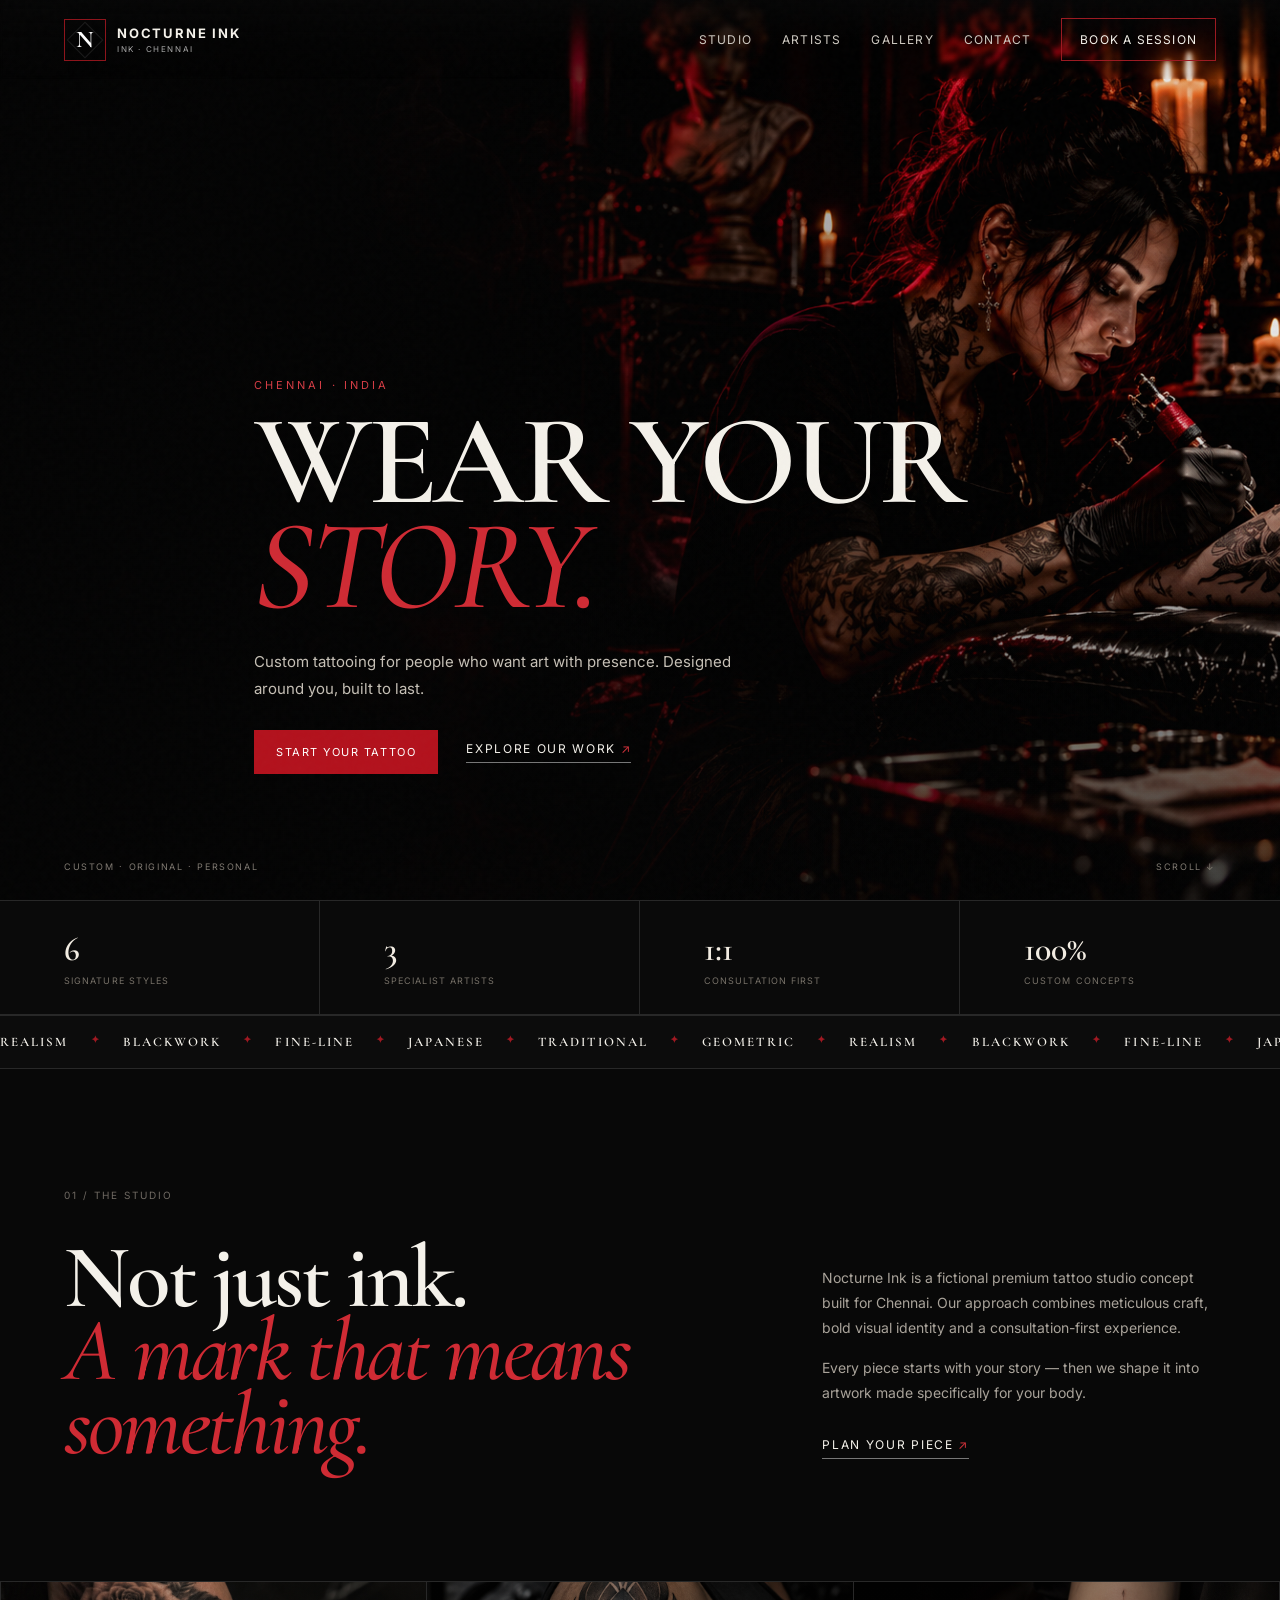
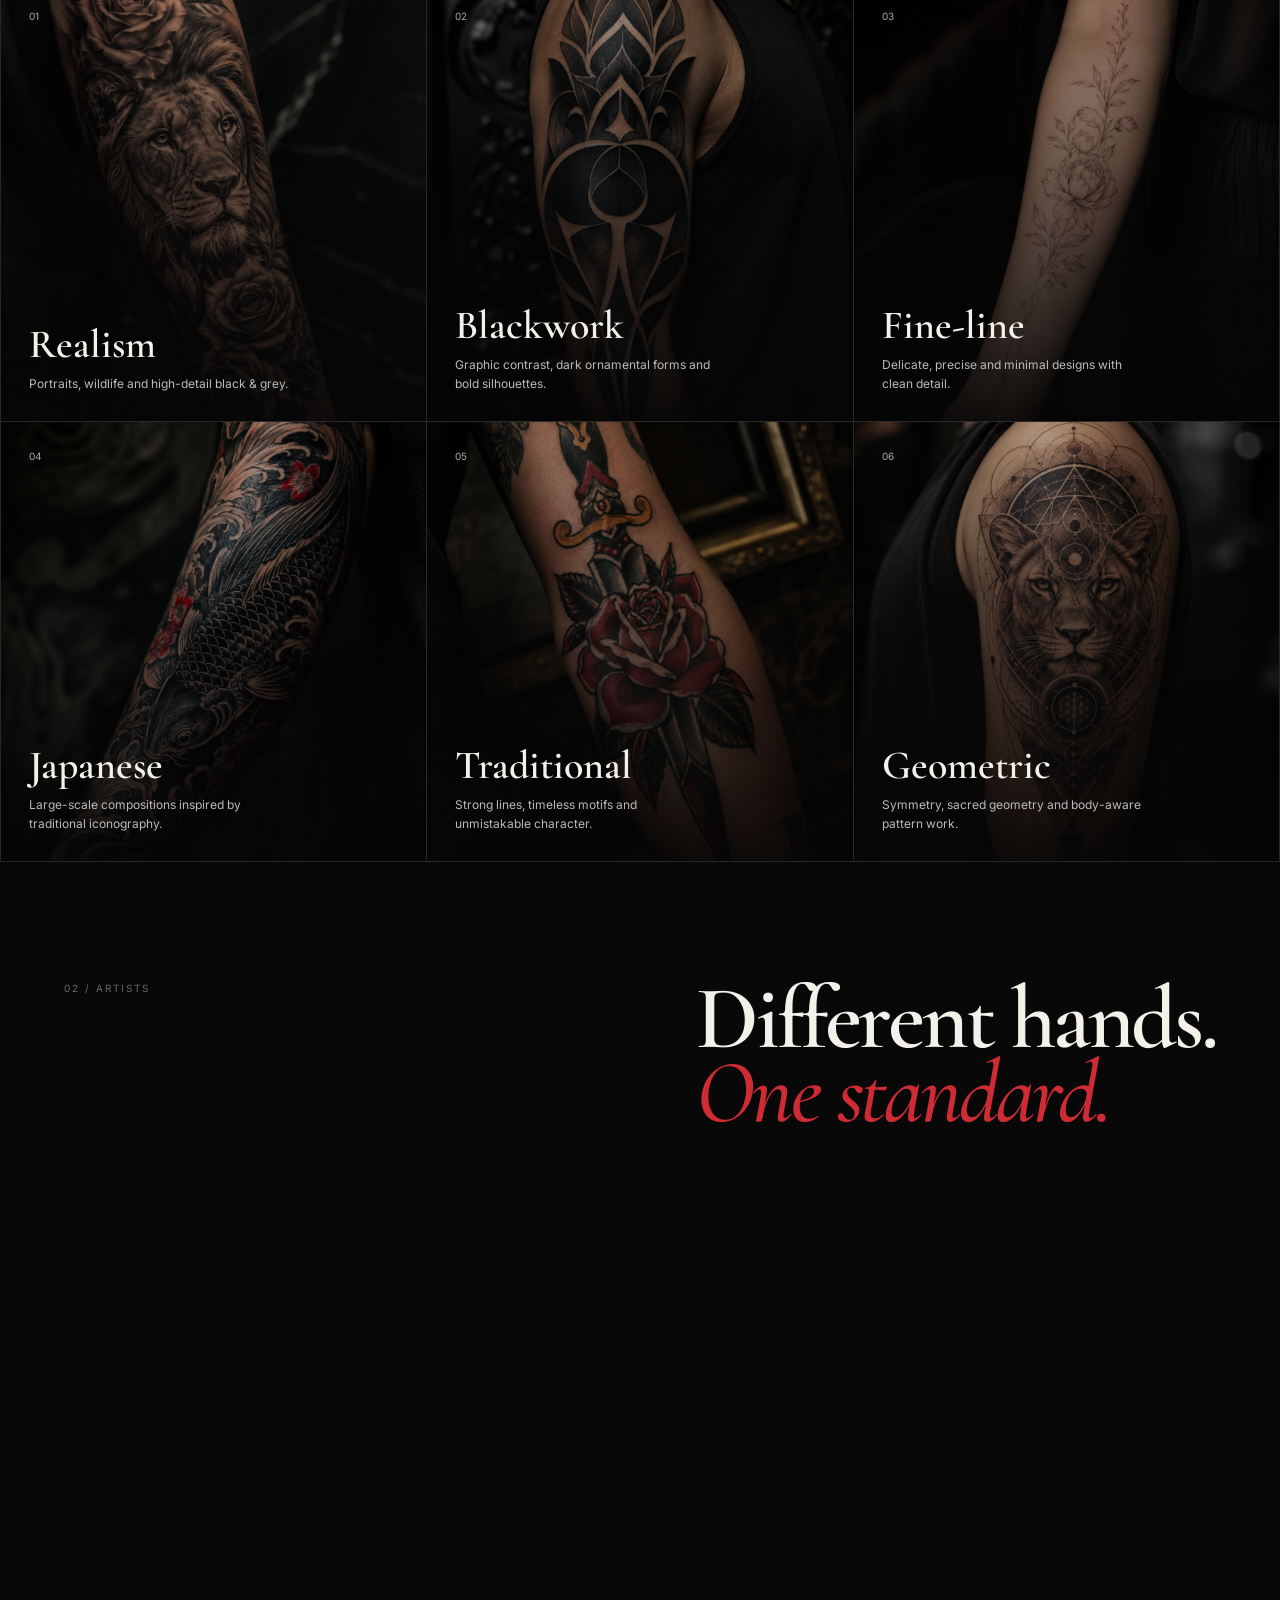
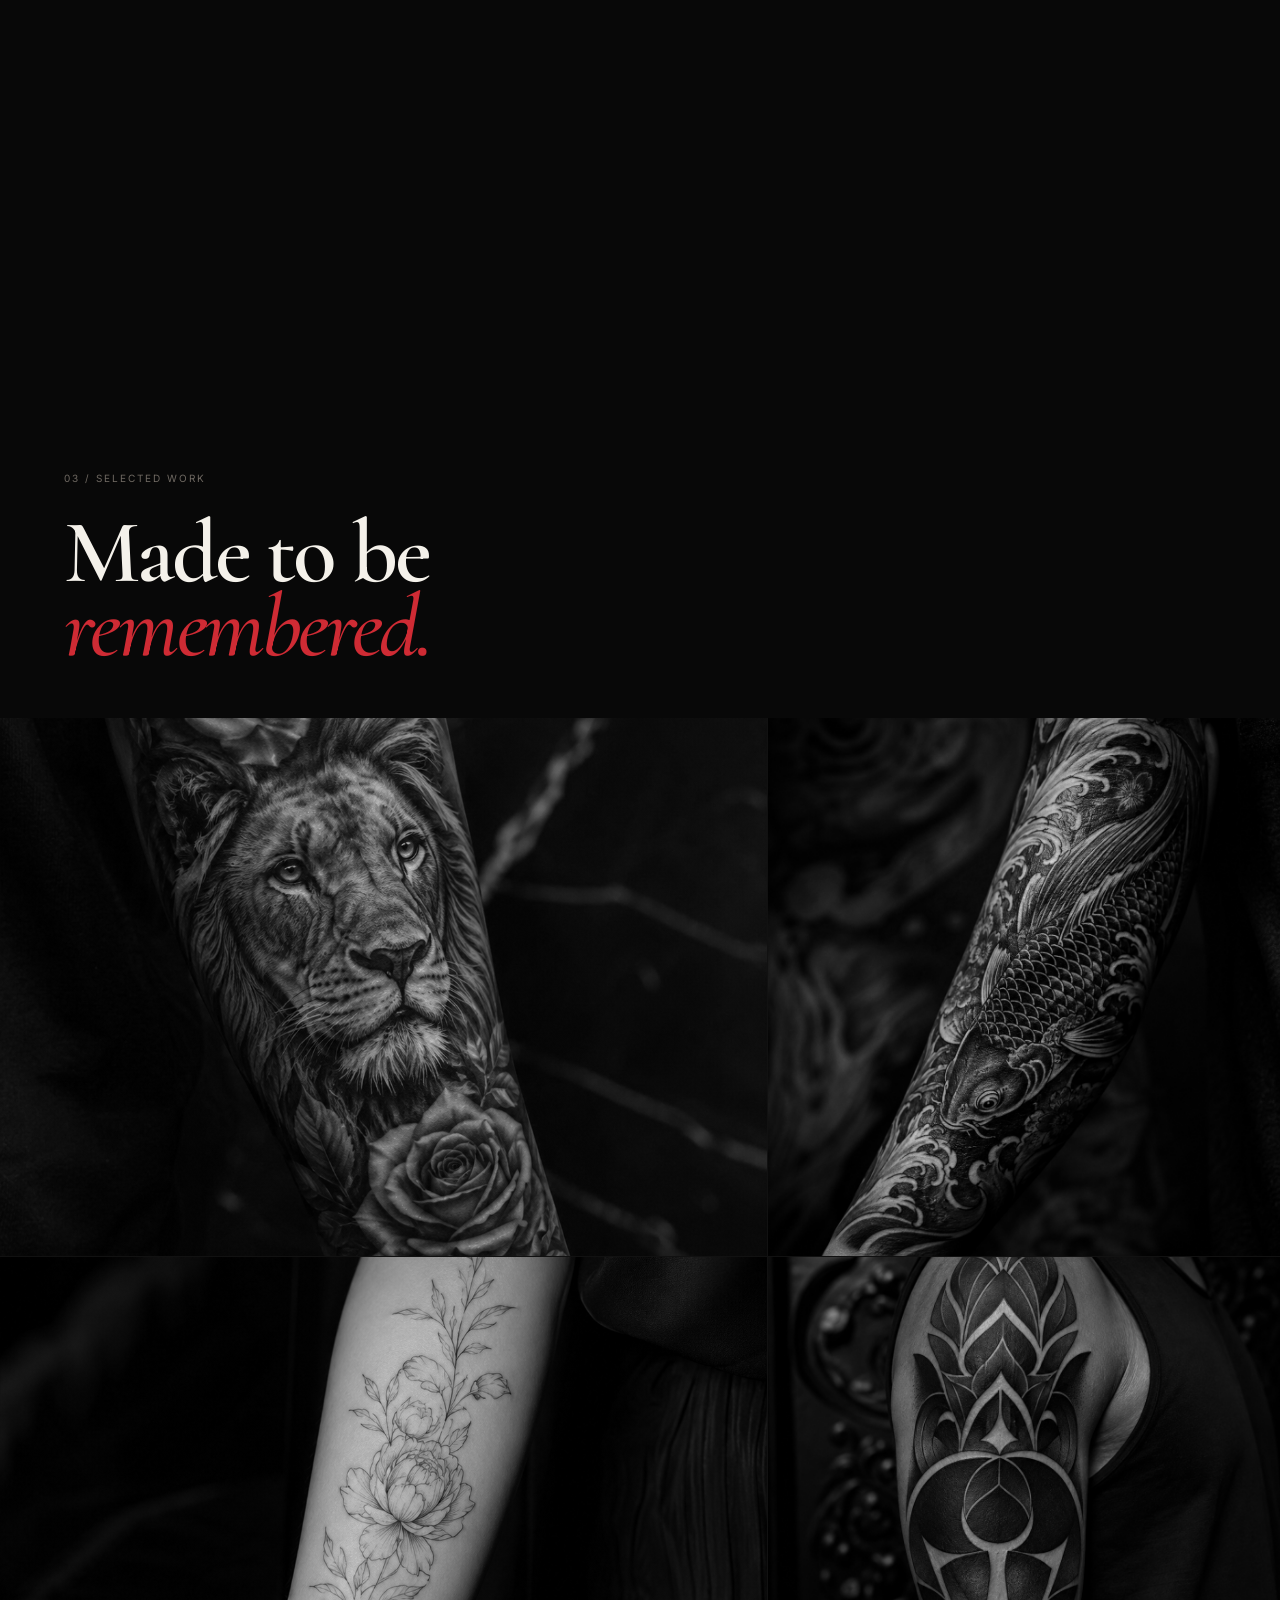
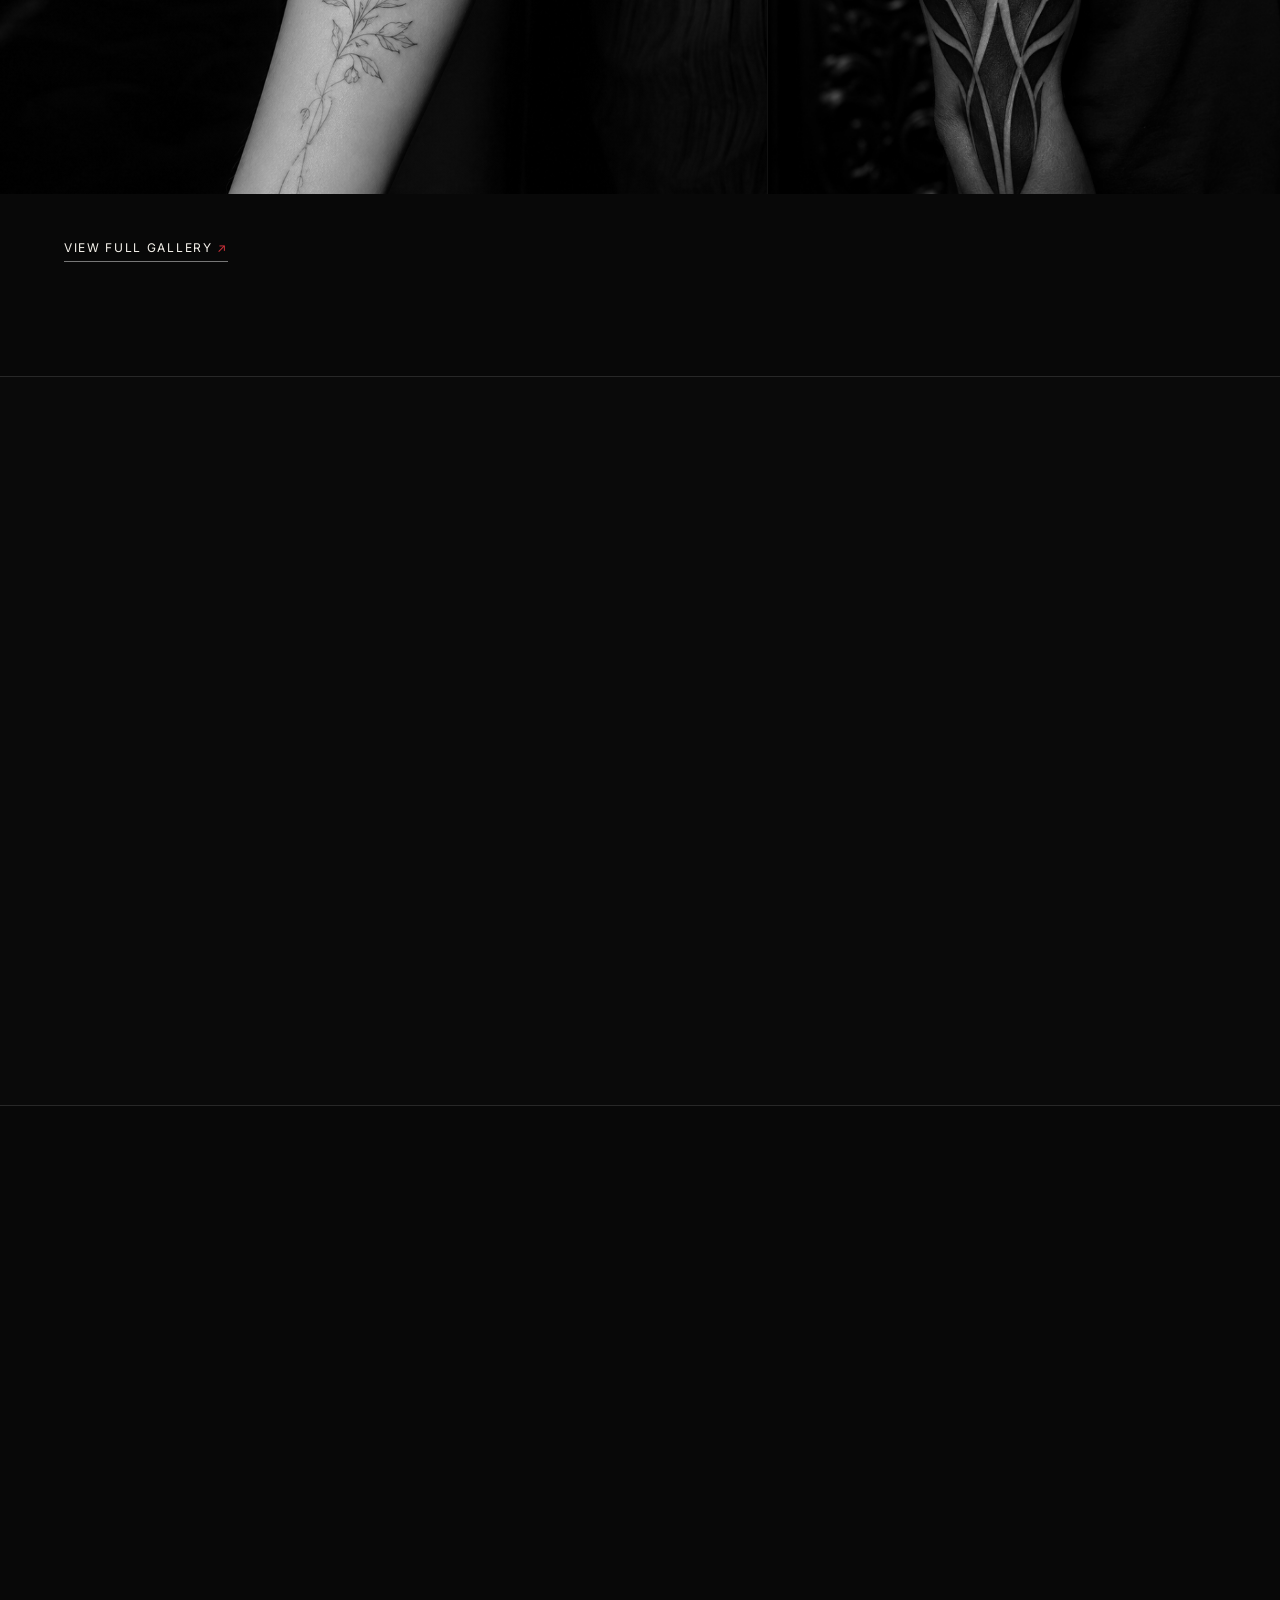
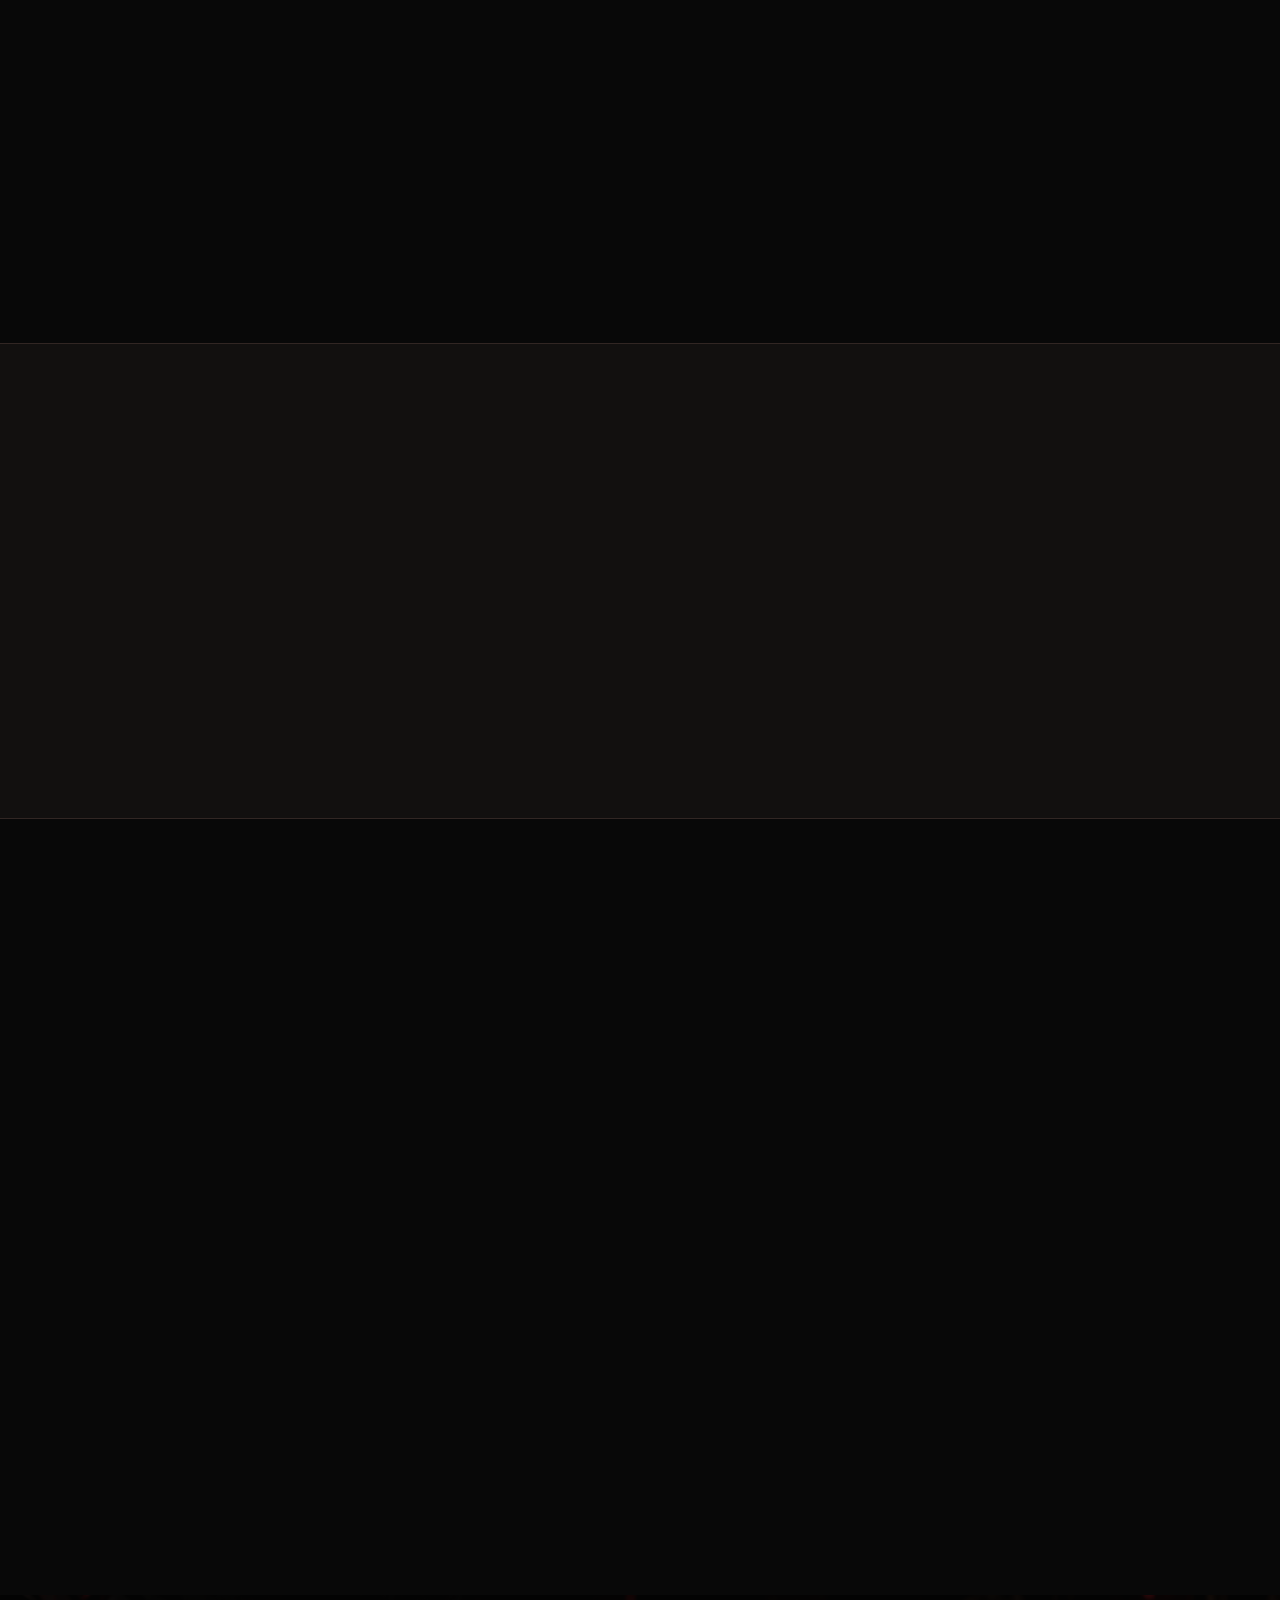
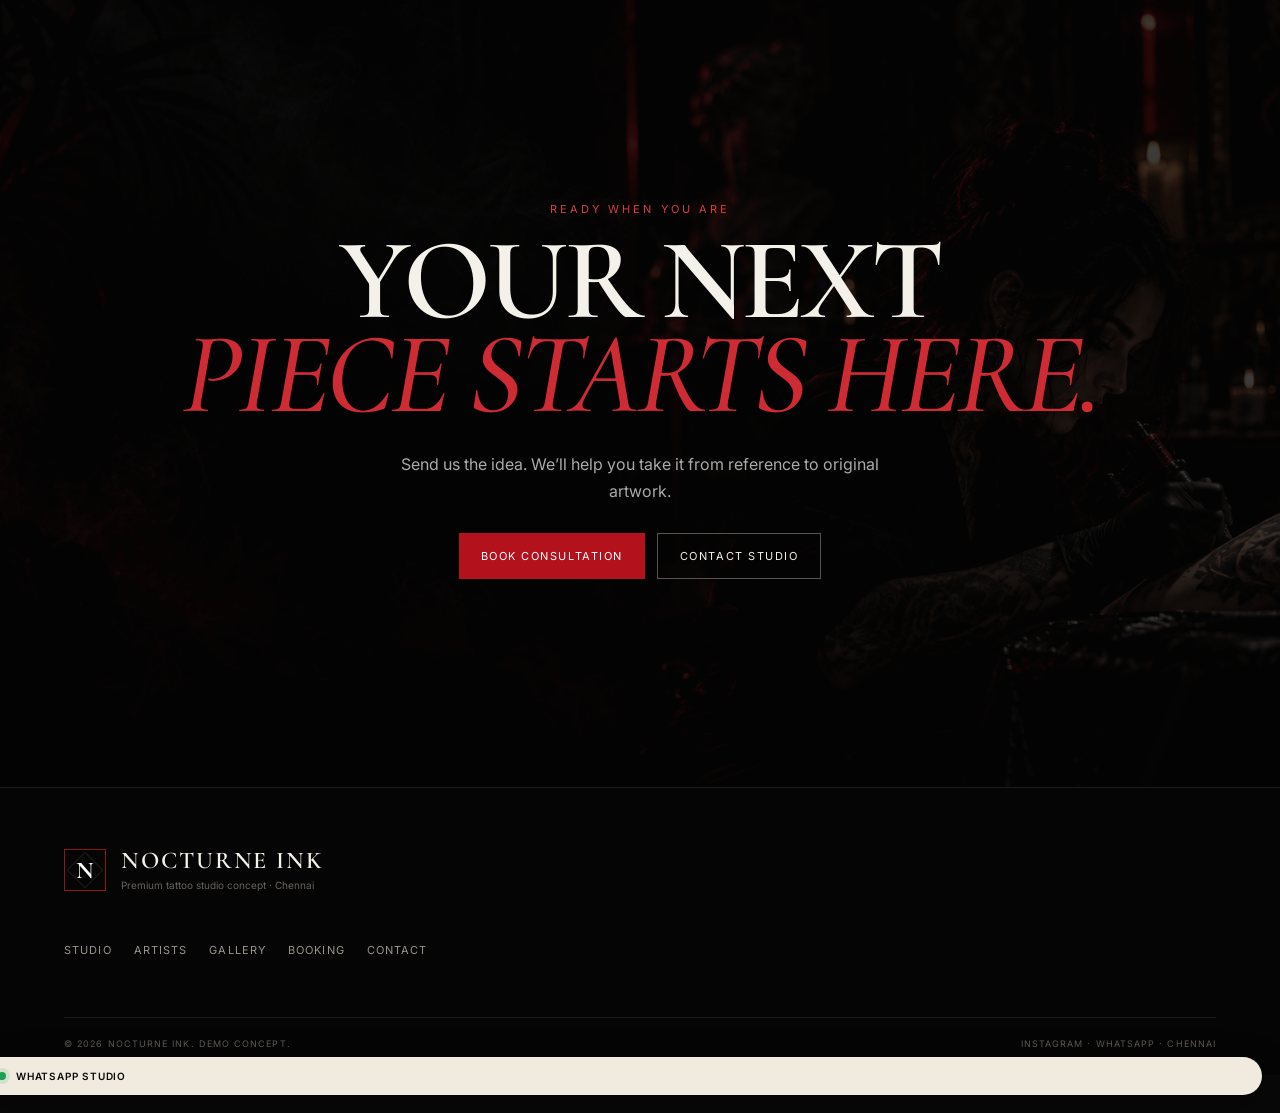
<file: index.html>
<!DOCTYPE html>
<html lang="en">
<head>
  <meta charset="UTF-8" />
  <meta name="viewport" content="width=device-width, initial-scale=1.0" />
  <meta name="theme-color" content="#080808" />
  <meta name="description" content="Nocturne Ink — a premium tattoo studio concept in Chennai specializing in realism, blackwork, fine-line, Japanese, traditional and geometric tattooing." />
  <meta property="og:title" content="Nocturne Ink — Chennai Tattoo Studio" />
  <meta property="og:description" content="Custom tattooing with a dark luxury edge. Explore artists, work and consultation options." />
  <meta property="og:type" content="website" />
  <meta property="og:url" content="https://seanpxxl.github.io/nocturne-ink-demo/" />
  <title>Nocturne Ink — Chennai Tattoo Studio</title><link rel="preload" href="assets/images/hero/nocturne-hero.png" as="image"><link rel="icon" type="image/svg+xml" href="favicon.svg"><link rel="manifest" href="site.webmanifest">
  <link rel="preconnect" href="https://fonts.googleapis.com">
  <link rel="preconnect" href="https://fonts.gstatic.com" crossorigin>
  <link href="https://fonts.googleapis.com/css2?family=Cormorant+Garamond:wght@500;600;700&family=Inter:wght@400;500;600&display=swap" rel="stylesheet">
  <link rel="stylesheet" href="styles.css">
  <link rel="stylesheet" href="phase3.css">
  <link rel="stylesheet" href="phase4.css">
  <link rel="stylesheet" href="phase6.css">
  <link rel="stylesheet" href="final-polish.css">
</head>
<body>
  <header class="site-header" id="top">
    <a class="brand" href="index.html" aria-label="Nocturne Ink home"><span class="brand-mark">N</span><span class="brand-copy"><strong>NOCTURNE</strong><small>INK · CHENNAI</small></span></a>
    <button class="menu-toggle" aria-label="Open menu" aria-expanded="false"><span></span><span></span></button>
    <nav class="nav" aria-label="Main navigation"><a href="#studio">Studio</a><a href="artists.html">Artists</a><a href="gallery.html">Gallery</a><a href="contact.html">Contact</a><a class="nav-cta" href="booking.html">Book a session</a></nav>
  </header>

  <main>
    <section class="hero">
      <div class="hero-media" aria-hidden="true"></div><div class="hero-overlay"></div>
      <div class="hero-content reveal"><p class="eyebrow">Chennai · India</p><h1>WEAR YOUR<br><em>STORY.</em></h1><p class="hero-copy">Custom tattooing for people who want art with presence. Designed around you, built to last.</p><div class="hero-actions"><a class="btn btn-primary" href="booking.html">Start your tattoo</a><a class="text-link" href="gallery.html">Explore our work <span>↗</span></a></div></div>
      <div class="hero-meta"><span>Custom · Original · Personal</span><span class="scroll">Scroll ↓</span></div>
    </section>

    <section class="proof-strip" aria-label="Studio highlights"><div><strong>6</strong><span>Signature styles</span></div><div><strong>3</strong><span>Specialist artists</span></div><div><strong>1:1</strong><span>Consultation first</span></div><div><strong>100%</strong><span>Custom concepts</span></div></section>

    <section class="marquee" aria-label="Tattoo styles"><div class="marquee-track"><span>REALISM</span><b>✦</b><span>BLACKWORK</span><b>✦</b><span>FINE-LINE</span><b>✦</b><span>JAPANESE</span><b>✦</b><span>TRADITIONAL</span><b>✦</b><span>GEOMETRIC</span><b>✦</b><span>REALISM</span><b>✦</b><span>BLACKWORK</span><b>✦</b><span>FINE-LINE</span><b>✦</b><span>JAPANESE</span><b>✦</b><span>TRADITIONAL</span><b>✦</b><span>GEOMETRIC</span><b>✦</b></div></section>

    <section class="section split" id="studio"><div class="section-label reveal">01 / THE STUDIO</div><div class="split-content reveal"><h2>Not just ink.<br><em>A mark that means something.</em></h2><div class="split-copy"><p>Nocturne Ink is a fictional premium tattoo studio concept built for Chennai. Our approach combines meticulous craft, bold visual identity and a consultation-first experience.</p><p>Every piece starts with your story — then we shape it into artwork made specifically for your body.</p><a class="text-link" href="booking.html">Plan your piece <span>↗</span></a></div></div></section>

    <section class="styles-grid" id="styles"><article class="style-card style-1 reveal"><span>01</span><div><h3>Realism</h3><p>Portraits, wildlife and high-detail black & grey.</p></div></article><article class="style-card style-2 reveal"><span>02</span><div><h3>Blackwork</h3><p>Graphic contrast, dark ornamental forms and bold silhouettes.</p></div></article><article class="style-card style-3 reveal"><span>03</span><div><h3>Fine-line</h3><p>Delicate, precise and minimal designs with clean detail.</p></div></article><article class="style-card style-4 reveal"><span>04</span><div><h3>Japanese</h3><p>Large-scale compositions inspired by traditional iconography.</p></div></article><article class="style-card style-5 reveal"><span>05</span><div><h3>Traditional</h3><p>Strong lines, timeless motifs and unmistakable character.</p></div></article><article class="style-card style-6 reveal"><span>06</span><div><h3>Geometric</h3><p>Symmetry, sacred geometry and body-aware pattern work.</p></div></article></section>

    <section class="section artists" id="artists"><div class="section-head reveal"><div class="section-label">02 / ARTISTS</div><h2>Different hands.<br><em>One standard.</em></h2></div><div class="artist-grid"><a class="artist-card reveal" href="artists.html#arjun"><div class="artist-img artist-a"></div><div class="artist-info"><div><h3>Arjun Vale</h3><p>Realism · Black & Grey</p></div><span>↗</span></div></a><a class="artist-card reveal" href="artists.html#mira"><div class="artist-img artist-b"></div><div class="artist-info"><div><h3>Mira Sen</h3><p>Fine-line · Ornamental</p></div><span>↗</span></div></a><a class="artist-card reveal" href="artists.html#ren"><div class="artist-img artist-c"></div><div class="artist-info"><div><h3>Ren Ishaan</h3><p>Japanese · Blackwork</p></div><span>↗</span></div></a></div><div class="section-more reveal"><a class="text-link" href="artists.html">Meet every artist <span>↗</span></a></div></section>

    <section class="work" id="work"><div class="work-intro reveal"><div class="section-label">03 / SELECTED WORK</div><h2>Made to be<br><em>remembered.</em></h2></div><a class="work-grid" href="gallery.html" aria-label="View tattoo gallery"><div class="work-img work-a reveal"></div><div class="work-img work-b reveal"></div><div class="work-img work-c reveal"></div><div class="work-img work-d reveal"></div></a><div class="section-more work-more reveal"><a class="text-link" href="gallery.html">View full gallery <span>↗</span></a></div></section>

    <section class="reviews section"><div class="section-head reveal"><div class="section-label">04 / CLIENT WORDS</div><h2>The art stays.<br><em>So does the experience.</em></h2></div><div class="review-grid"><article class="review-card reveal"><div class="stars">★★★★★</div><blockquote>“I came in with a rough idea and left with something that actually felt like mine. The consultation made all the difference.”</blockquote><footer><strong>Aanya R.</strong><span>Fine-line · Chennai</span></footer></article><article class="review-card reveal"><div class="stars">★★★★★</div><blockquote>“The design was adjusted around my arm instead of forcing the reference onto it. That attention to placement was exactly what I wanted.”</blockquote><footer><strong>Vikram K.</strong><span>Blackwork · Chennai</span></footer></article><article class="review-card reveal"><div class="stars">★★★★★</div><blockquote>“Clean studio, calm process, no rushing. Every step was explained before we started.”</blockquote><footer><strong>Rhea M.</strong><span>Realism · Chennai</span></footer></article></div><p class="demo-disclaimer reveal">Sample testimonials for this demo concept. Replace with verified client reviews in production.</p></section>

    <section class="process section"><div class="section-head reveal"><div class="section-label">05 / PROCESS</div><h2>From thought<br><em>to skin.</em></h2></div><div class="process-list"><article class="reveal"><span>01</span><h3>Tell us the idea</h3><p>Share references, placement, approximate size and what you want the piece to feel like.</p></article><article class="reveal"><span>02</span><h3>Artist consultation</h3><p>We pair the concept with the right artist and refine direction, scale and composition.</p></article><article class="reveal"><span>03</span><h3>Deposit & design</h3><p>Once scope is agreed, a deposit secures your appointment and the custom design process begins.</p></article><article class="reveal"><span>04</span><h3>Tattoo & aftercare</h3><p>Your piece is tattooed in a focused session, followed by clear healing guidance.</p></article></div></section>

    <section class="deposit-band"><div class="deposit-copy reveal"><p class="eyebrow">Booking clarity</p><h2>Your appointment is reserved<br><em>only after a deposit.</em></h2></div><div class="deposit-points reveal"><p><span>01</span> Consultation first — no pressure to book.</p><p><span>02</span> Deposit amount depends on scope and session length.</p><p><span>03</span> Final quote is confirmed before the tattoo appointment.</p><a class="text-link" href="booking.html">See booking form <span>↗</span></a></div></section>

    <section class="faq section"><div class="section-head reveal"><div class="section-label">06 / FAQ</div><h2>Before you<br><em>book.</em></h2></div><div class="faq-list reveal"><details><summary>How much does a tattoo cost?<span>+</span></summary><p>Pricing depends on size, placement, detail, style and artist time. Submit a consultation brief first and the studio can estimate the project before booking.</p></details><details><summary>Can I bring a Pinterest or Instagram reference?<span>+</span></summary><p>Yes. References are useful for direction, but the final design should be adapted into an original piece built for your body and anatomy.</p></details><details><summary>Do I need to know which artist I want?<span>+</span></summary><p>No. If you are unsure, describe the piece and the studio can recommend the artist whose style best fits it.</p></details><details><summary>Can I book through WhatsApp?<span>+</span></summary><p>Yes for the production version. This demo uses placeholder contact details until it is adapted for a real studio.</p></details><details><summary>What should I do before my appointment?<span>+</span></summary><p>Sleep well, hydrate, eat beforehand and avoid arriving intoxicated. Your artist should also give you any placement-specific preparation instructions.</p></details></div></section>

    <section class="booking" id="booking"><div class="booking-bg"></div><div class="booking-overlay"></div><div class="booking-content reveal"><p class="eyebrow">Ready when you are</p><h2>YOUR NEXT<br><em>PIECE STARTS HERE.</em></h2><p>Send us the idea. We’ll help you take it from reference to original artwork.</p><div class="booking-actions"><a class="btn btn-primary" href="booking.html">Book consultation</a><a class="btn btn-ghost" href="contact.html">Contact studio</a></div></div></section>
  </main>

  <footer class="footer"><div class="footer-brand"><span class="brand-mark">N</span><div><strong>NOCTURNE INK</strong><p>Premium tattoo studio concept · Chennai</p></div></div><div class="footer-links"><a href="index.html#studio">Studio</a><a href="artists.html">Artists</a><a href="gallery.html">Gallery</a><a href="booking.html">Booking</a><a href="contact.html">Contact</a></div><div class="footer-bottom"><span>© 2026 Nocturne Ink. Demo concept.</span><span>Instagram · WhatsApp · Chennai</span></div></footer>
  <script src="script.js"></script>
</body>
</html>
</file>
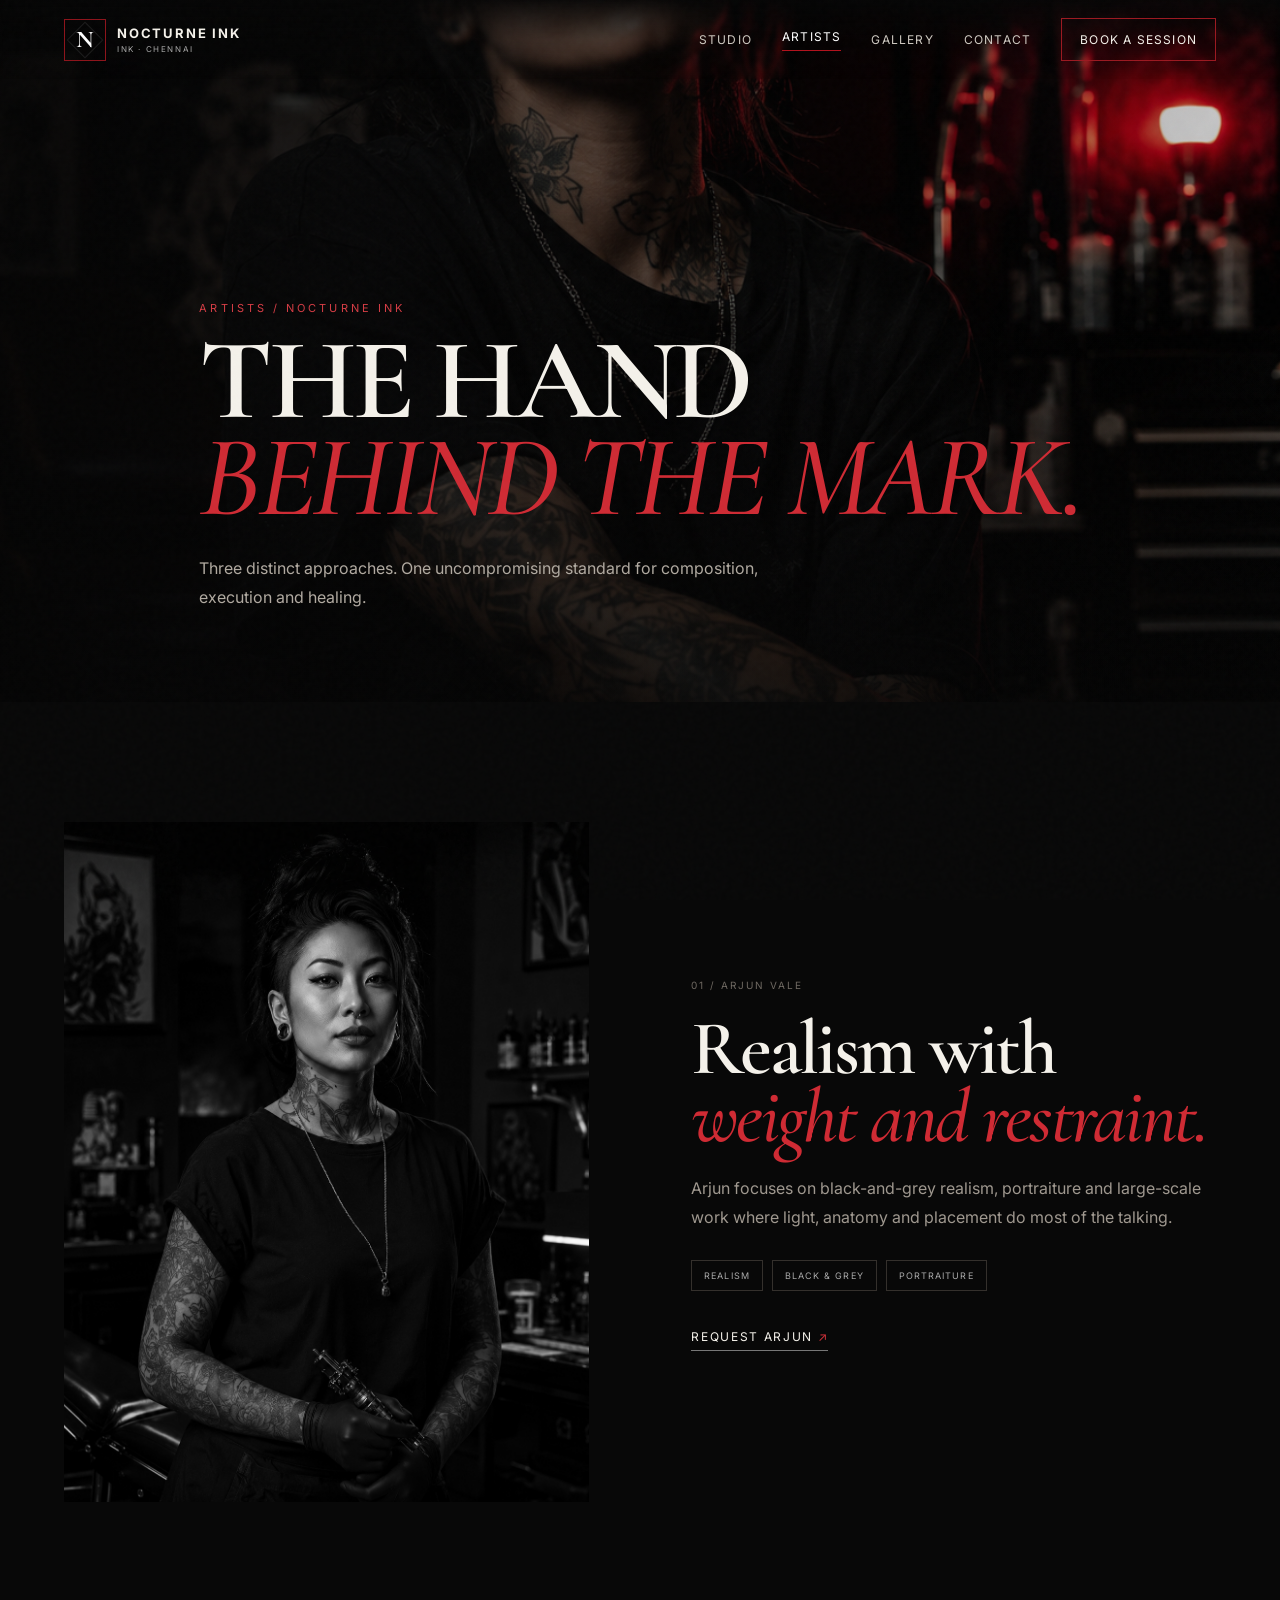
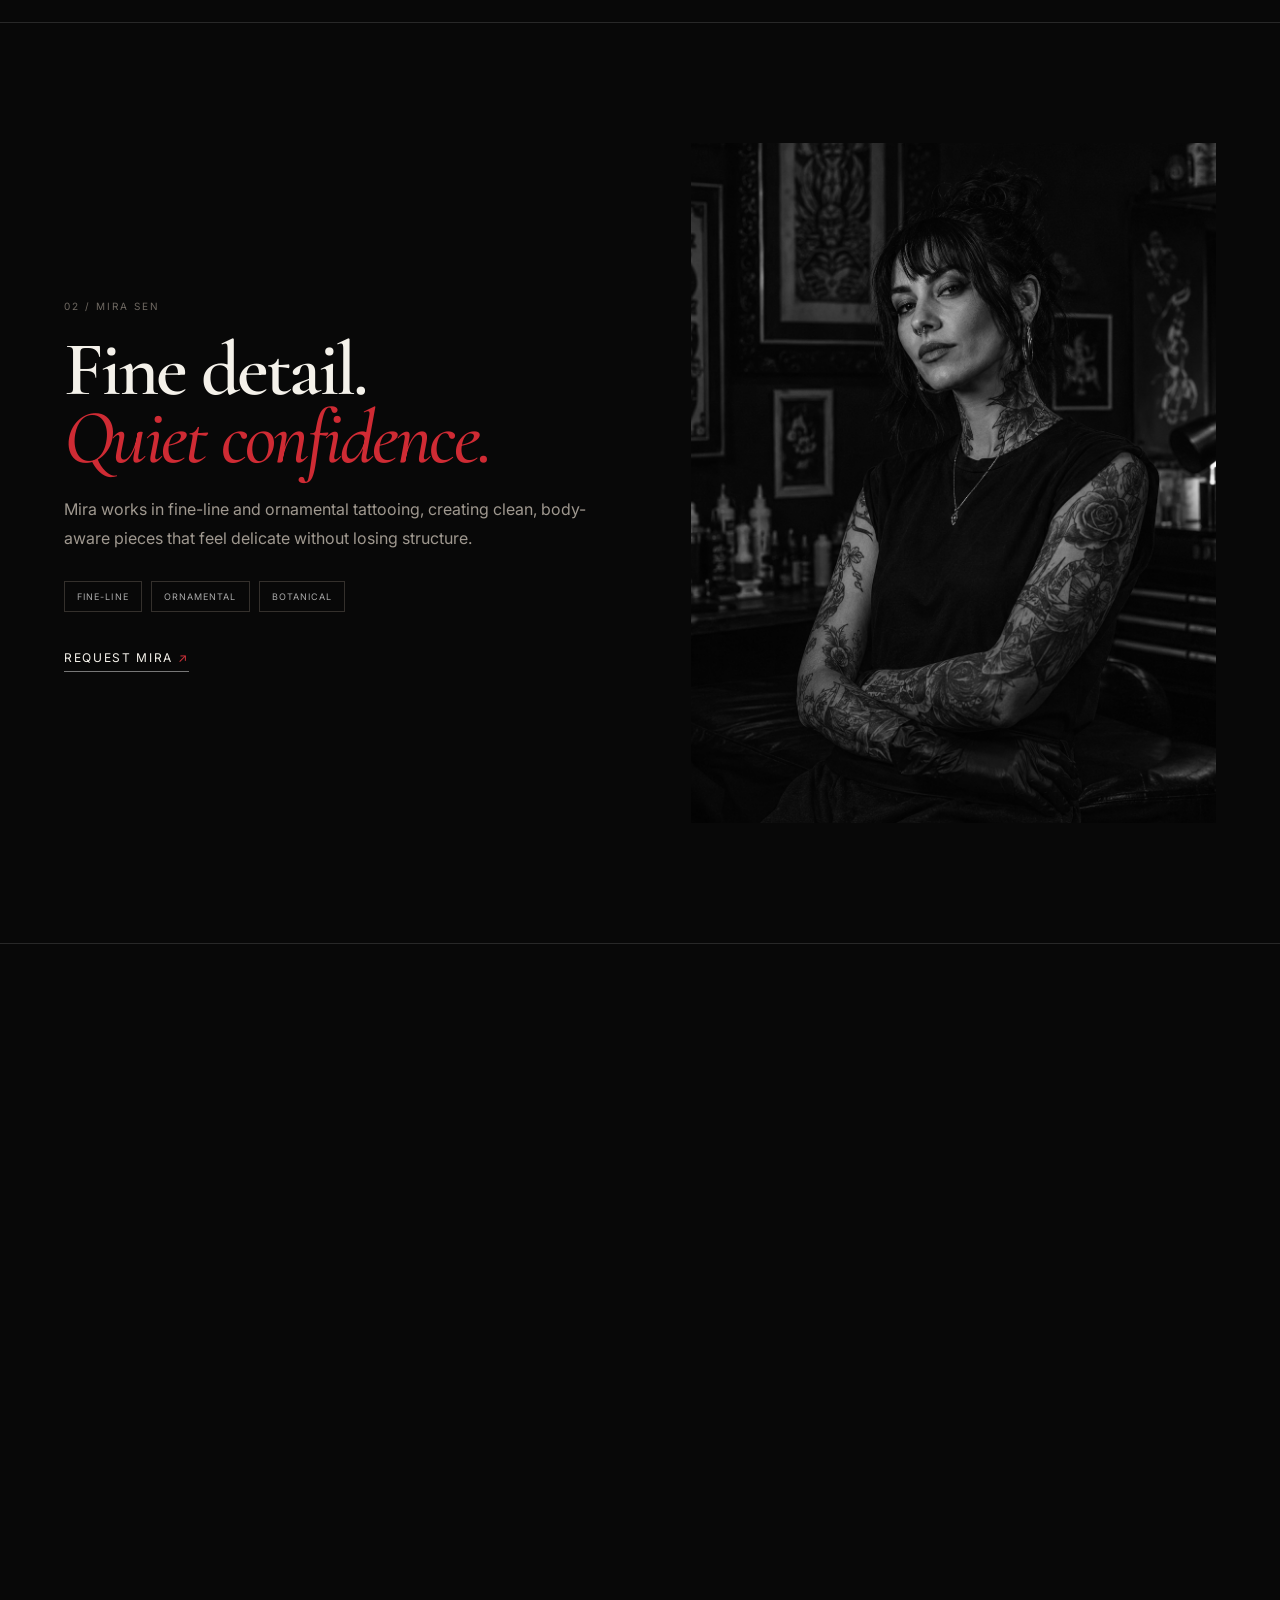
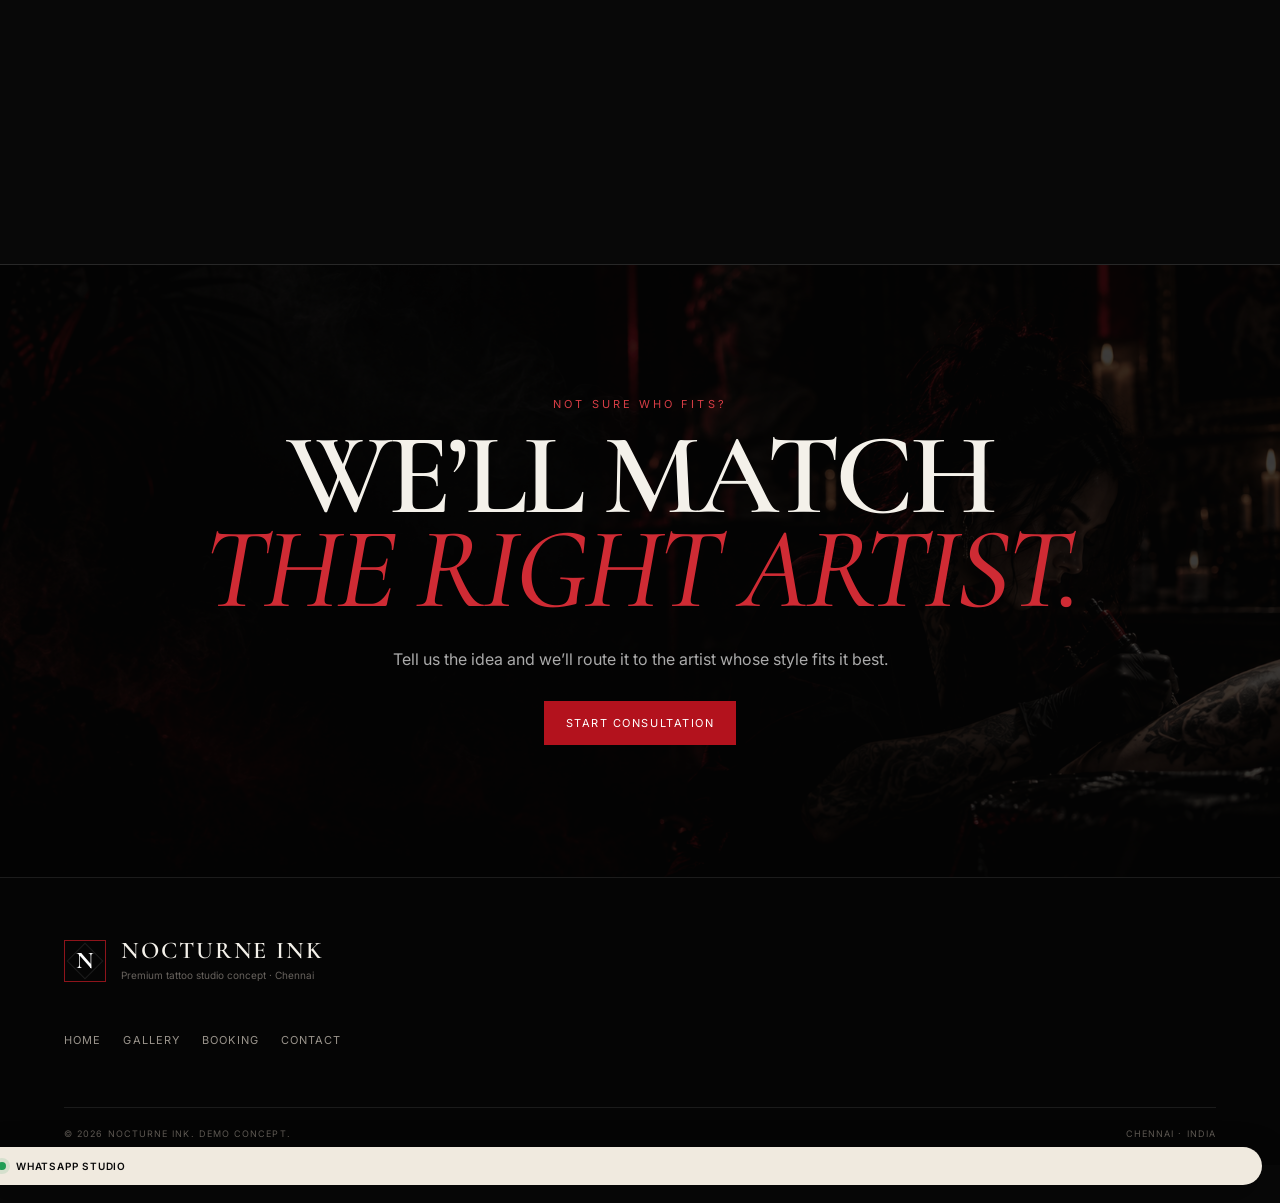
<file: artists.html>
<!DOCTYPE html>
<html lang="en"><head><meta charset="UTF-8"><meta name="viewport" content="width=device-width,initial-scale=1"><meta name="theme-color" content="#080808"><meta name="description" content="Meet the artists behind Nocturne Ink — realism, fine-line, ornamental, Japanese and blackwork tattooing in Chennai."><title>Artists — Nocturne Ink</title><link rel="icon" type="image/svg+xml" href="favicon.svg"><link rel="manifest" href="site.webmanifest"><link rel="preconnect" href="https://fonts.googleapis.com"><link rel="preconnect" href="https://fonts.gstatic.com" crossorigin><link href="https://fonts.googleapis.com/css2?family=Cormorant+Garamond:wght@500;600;700&family=Inter:wght@400;500;600&display=swap" rel="stylesheet"><link rel="stylesheet" href="styles.css">
  <link rel="stylesheet" href="phase3.css">
  <link rel="stylesheet" href="phase4.css">
  <link rel="stylesheet" href="phase6.css">
  <link rel="stylesheet" href="final-polish.css"></head>
<body>
<header class="site-header"><a class="brand" href="index.html"><span class="brand-mark">N</span><span class="brand-copy"><strong>NOCTURNE</strong><small>INK · CHENNAI</small></span></a><button class="menu-toggle" aria-label="Open menu" aria-expanded="false"><span></span><span></span></button><nav class="nav" aria-label="Main navigation"><a href="index.html#studio">Studio</a><a href="artists.html">Artists</a><a href="gallery.html">Gallery</a><a href="contact.html">Contact</a><a class="nav-cta" href="booking.html">Book a session</a></nav></header>
<main class="inner-page">
<section class="page-hero page-hero-artists"><div class="page-hero-overlay"></div><div class="page-hero-copy reveal"><p class="eyebrow">Artists / Nocturne Ink</p><h1>THE HAND<br><em>BEHIND THE MARK.</em></h1><p>Three distinct approaches. One uncompromising standard for composition, execution and healing.</p></div></section>
<section class="artist-profile section" id="arjun"><div class="profile-image artist-a reveal"></div><div class="profile-copy reveal"><div class="section-label">01 / ARJUN VALE</div><h2>Realism with<br><em>weight and restraint.</em></h2><p>Arjun focuses on black-and-grey realism, portraiture and large-scale work where light, anatomy and placement do most of the talking.</p><div class="profile-tags"><span>Realism</span><span>Black & Grey</span><span>Portraiture</span></div><a class="text-link" href="booking.html">Request Arjun <span>↗</span></a></div></section>
<section class="artist-profile section reverse" id="mira"><div class="profile-image artist-b reveal"></div><div class="profile-copy reveal"><div class="section-label">02 / MIRA SEN</div><h2>Fine detail.<br><em>Quiet confidence.</em></h2><p>Mira works in fine-line and ornamental tattooing, creating clean, body-aware pieces that feel delicate without losing structure.</p><div class="profile-tags"><span>Fine-line</span><span>Ornamental</span><span>Botanical</span></div><a class="text-link" href="booking.html">Request Mira <span>↗</span></a></div></section>
<section class="artist-profile section" id="ren"><div class="profile-image artist-c reveal"></div><div class="profile-copy reveal"><div class="section-label">03 / REN ISHAAN</div><h2>Bold forms.<br><em>Built for movement.</em></h2><p>Ren combines Japanese composition with blackwork discipline, designing larger pieces that flow with the body rather than sit on top of it.</p><div class="profile-tags"><span>Japanese</span><span>Blackwork</span><span>Large-scale</span></div><a class="text-link" href="booking.html">Request Ren <span>↗</span></a></div></section>
<section class="booking compact-booking"><div class="booking-bg"></div><div class="booking-overlay"></div><div class="booking-content reveal"><p class="eyebrow">Not sure who fits?</p><h2>WE’LL MATCH<br><em>THE RIGHT ARTIST.</em></h2><p>Tell us the idea and we’ll route it to the artist whose style fits it best.</p><a class="btn btn-primary" href="booking.html">Start consultation</a></div></section>
</main>
<footer class="footer"><div class="footer-brand"><span class="brand-mark">N</span><div><strong>NOCTURNE INK</strong><p>Premium tattoo studio concept · Chennai</p></div></div><div class="footer-links"><a href="index.html">Home</a><a href="gallery.html">Gallery</a><a href="booking.html">Booking</a><a href="contact.html">Contact</a></div><div class="footer-bottom"><span>© 2026 Nocturne Ink. Demo concept.</span><span>Chennai · India</span></div></footer><script src="script.js"></script></body></html>
</file>
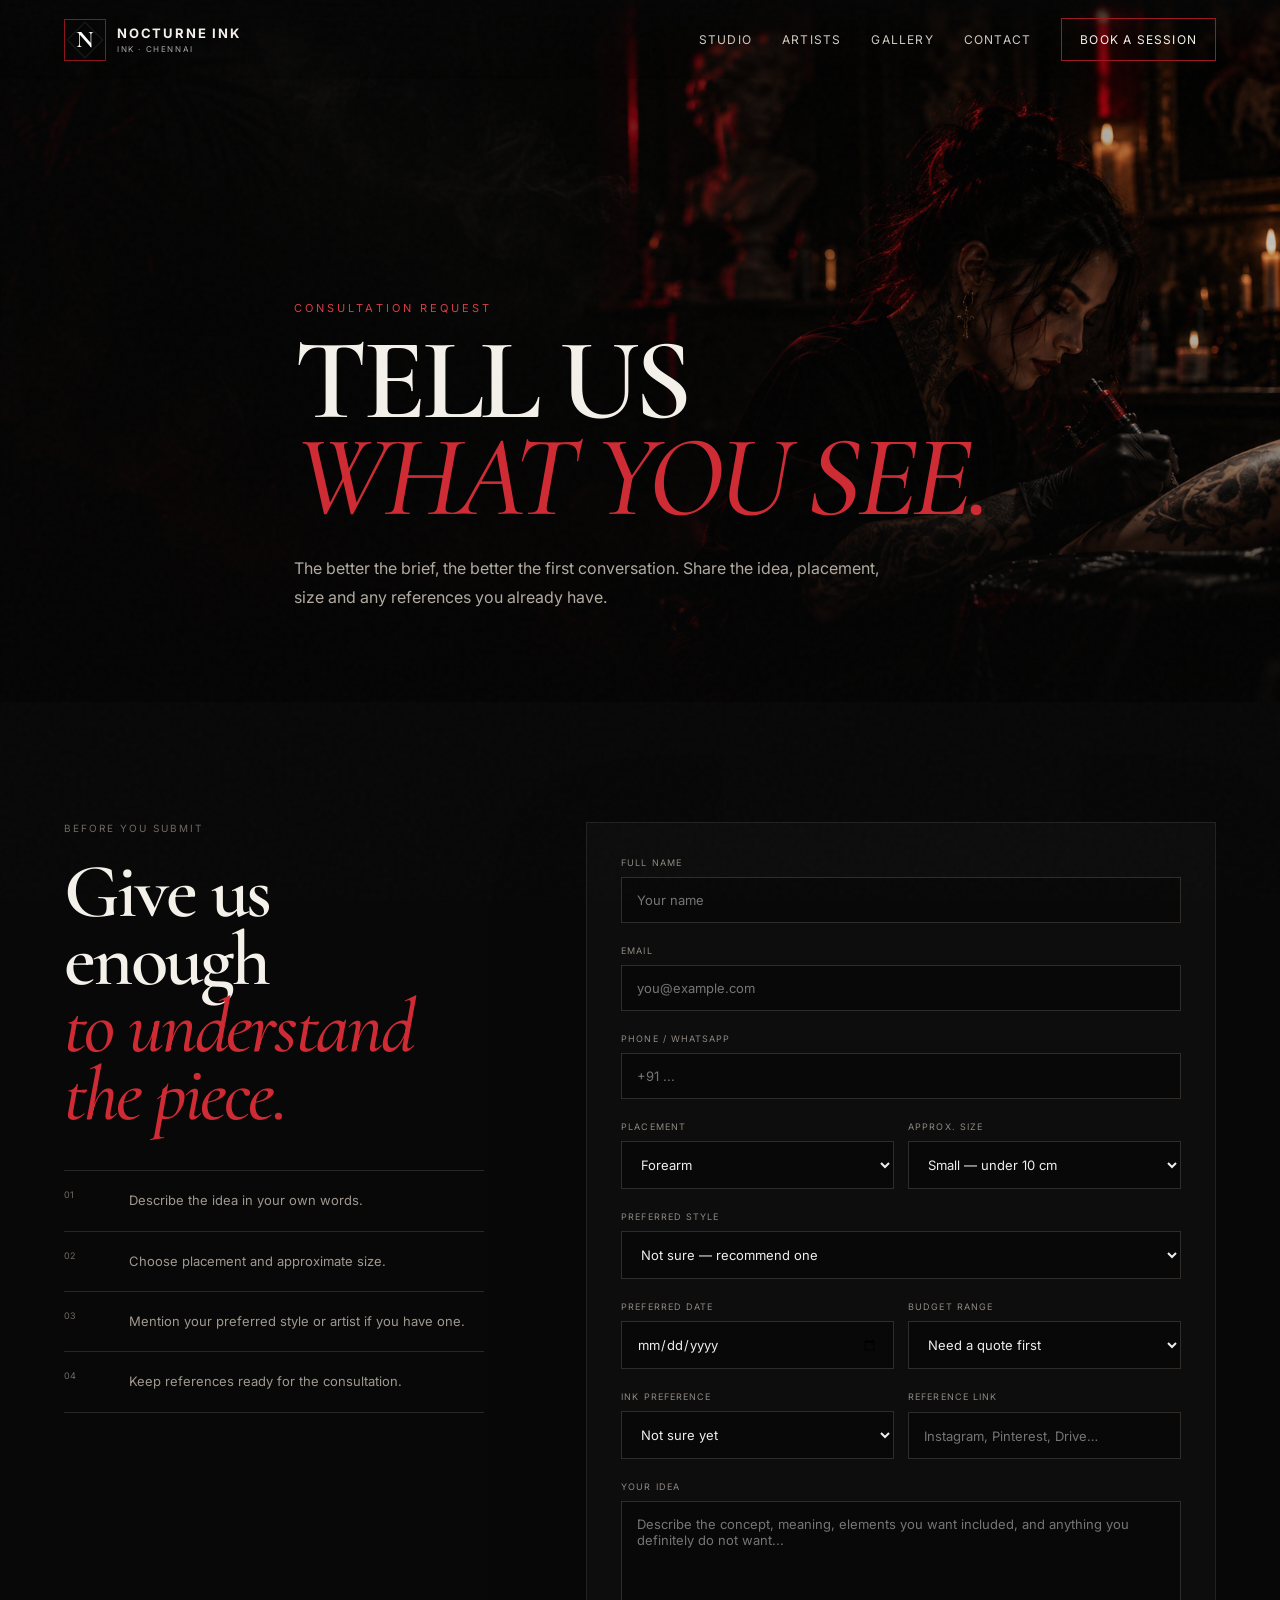
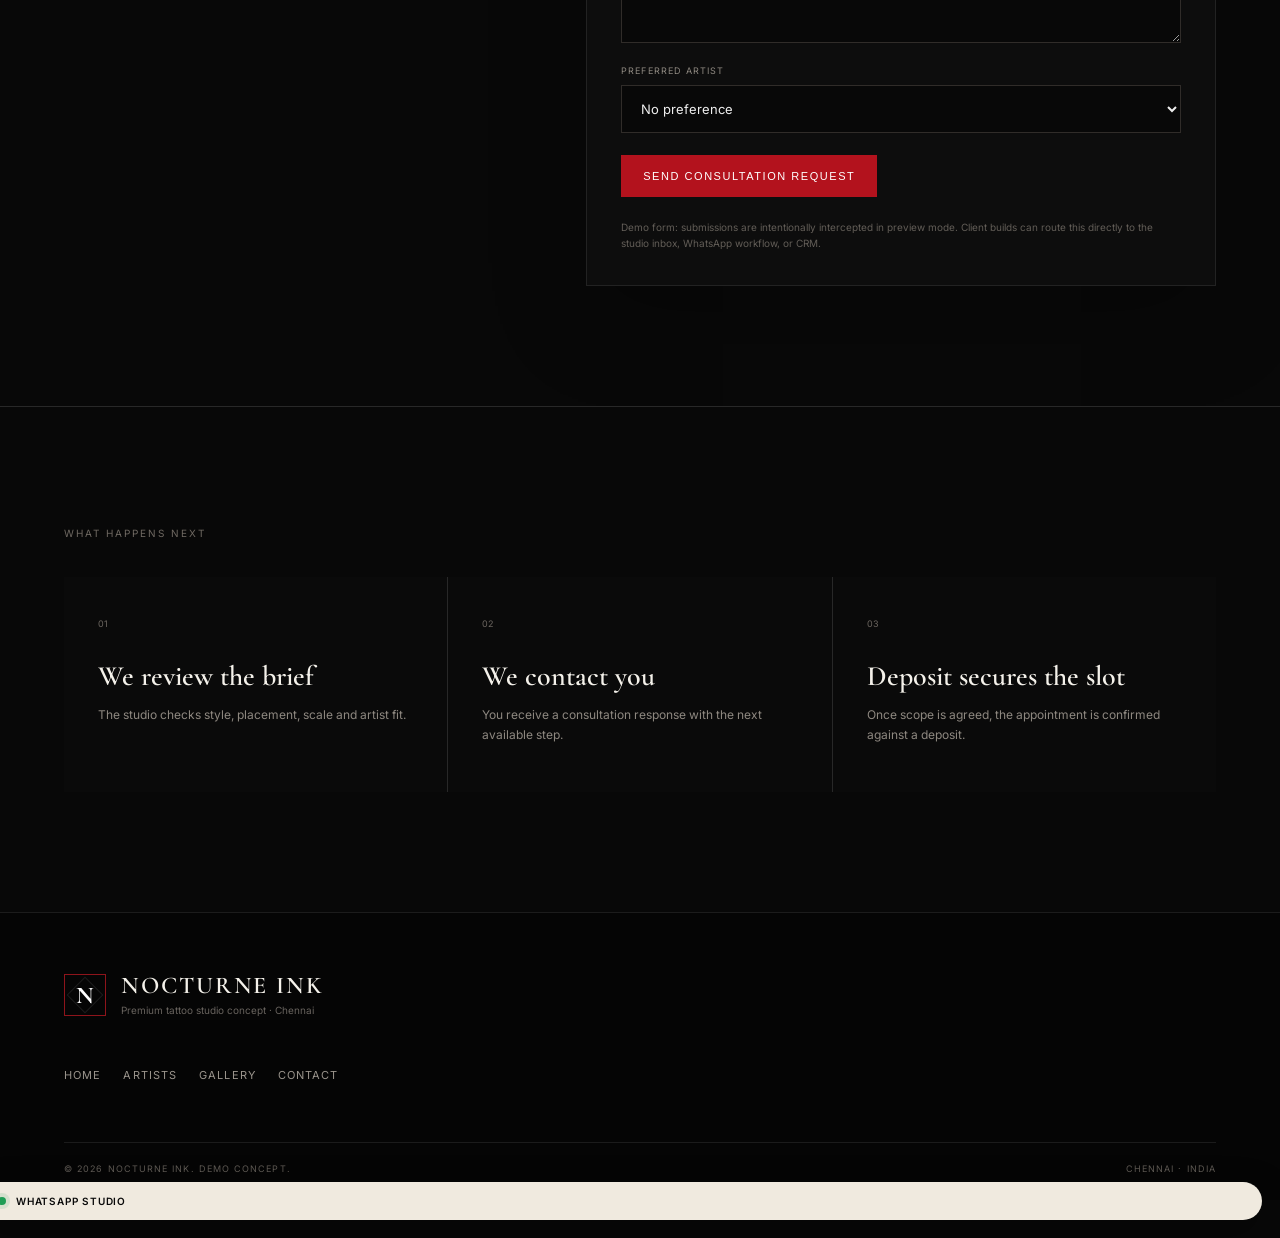
<file: booking.html>
<!DOCTYPE html>
<html lang="en"><head><meta charset="UTF-8"><meta name="viewport" content="width=device-width,initial-scale=1"><meta name="theme-color" content="#080808"><meta name="description" content="Start a tattoo consultation with Nocturne Ink in Chennai."><title>Booking — Nocturne Ink</title><link rel="icon" type="image/svg+xml" href="favicon.svg"><link rel="manifest" href="site.webmanifest"><link rel="preconnect" href="https://fonts.googleapis.com"><link rel="preconnect" href="https://fonts.gstatic.com" crossorigin><link href="https://fonts.googleapis.com/css2?family=Cormorant+Garamond:wght@500;600;700&family=Inter:wght@400;500;600&display=swap" rel="stylesheet"><link rel="stylesheet" href="styles.css">
  <link rel="stylesheet" href="phase3.css">
  <link rel="stylesheet" href="phase4.css">
  <link rel="stylesheet" href="phase6.css">
  <link rel="stylesheet" href="final-polish.css"></head>
<body>
<header class="site-header"><a class="brand" href="index.html"><span class="brand-mark">N</span><span class="brand-copy"><strong>NOCTURNE</strong><small>INK · CHENNAI</small></span></a><button class="menu-toggle" aria-label="Open menu" aria-expanded="false"><span></span><span></span></button><nav class="nav" aria-label="Main navigation"><a href="index.html#studio">Studio</a><a href="artists.html">Artists</a><a href="gallery.html">Gallery</a><a href="contact.html">Contact</a><a class="nav-cta" href="booking.html">Book a session</a></nav></header>
<main class="inner-page">
<section class="page-hero page-hero-booking"><div class="page-hero-overlay"></div><div class="page-hero-copy reveal"><p class="eyebrow">Consultation request</p><h1>TELL US<br><em>WHAT YOU SEE.</em></h1><p>The better the brief, the better the first conversation. Share the idea, placement, size and any references you already have.</p></div></section>
<section class="booking-page section"><div class="booking-guide reveal"><div class="section-label">Before you submit</div><h2>Give us enough<br><em>to understand the piece.</em></h2><div class="guide-list"><div><span>01</span><p>Describe the idea in your own words.</p></div><div><span>02</span><p>Choose placement and approximate size.</p></div><div><span>03</span><p>Mention your preferred style or artist if you have one.</p></div><div><span>04</span><p>Keep references ready for the consultation.</p></div></div></div>
<form class="consult-form reveal" action="mailto:hello@nocturneink.demo" method="post" enctype="text/plain"><label>Full name<input type="text" name="name" placeholder="Your name" autocomplete="name" required></label><label>Email<input type="email" name="email" placeholder="you@example.com" autocomplete="email" required></label><label>Phone / WhatsApp<input type="tel" name="phone" placeholder="+91 ..." autocomplete="tel" required></label><div class="form-row"><label>Placement<select name="placement"><option>Forearm</option><option>Upper arm</option><option>Chest</option><option>Back</option><option>Leg</option><option>Other</option></select></label><label>Approx. size<select name="size"><option>Small — under 10 cm</option><option>Medium — 10–20 cm</option><option>Large — 20–35 cm</option><option>XL / multi-session</option></select></label></div><label>Preferred style<select name="style"><option>Not sure — recommend one</option><option>Realism</option><option>Blackwork</option><option>Fine-line</option><option>Japanese</option><option>Traditional</option><option>Geometric</option></select></label><div class="form-row"><label>Preferred date<input type="date" name="date"></label><label>Budget range<select name="budget"><option>Need a quote first</option><option>₹1,500–₹5,000</option><option>₹5,000–₹10,000</option><option>₹10,000–₹20,000</option><option>₹20,000+</option></select></label></div><div class="form-row"><label>Ink preference<select name="ink"><option>Not sure yet</option><option>Black & grey</option><option>Colour</option></select></label><label>Reference link<input type="url" name="reference" placeholder="Instagram, Pinterest, Drive…"></label></div><label>Your idea<textarea name="idea" rows="7" placeholder="Describe the concept, meaning, elements you want included, and anything you definitely do not want..." required></textarea></label><label>Preferred artist<select name="artist"><option>No preference</option><option>Arjun Vale</option><option>Mira Sen</option><option>Ren Ishaan</option></select></label><button class="btn btn-primary form-submit" type="submit">Send consultation request</button><p class="form-note">Demo form: submissions are intentionally intercepted in preview mode. Client builds can route this directly to the studio inbox, WhatsApp workflow, or CRM.</p></form></section>
<section class="booking-trust section"><div class="section-label reveal">What happens next</div><div class="trust-grid"><article class="reveal"><span>01</span><h3>We review the brief</h3><p>The studio checks style, placement, scale and artist fit.</p></article><article class="reveal"><span>02</span><h3>We contact you</h3><p>You receive a consultation response with the next available step.</p></article><article class="reveal"><span>03</span><h3>Deposit secures the slot</h3><p>Once scope is agreed, the appointment is confirmed against a deposit.</p></article></div></section>
</main>
<footer class="footer"><div class="footer-brand"><span class="brand-mark">N</span><div><strong>NOCTURNE INK</strong><p>Premium tattoo studio concept · Chennai</p></div></div><div class="footer-links"><a href="index.html">Home</a><a href="artists.html">Artists</a><a href="gallery.html">Gallery</a><a href="contact.html">Contact</a></div><div class="footer-bottom"><span>© 2026 Nocturne Ink. Demo concept.</span><span>Chennai · India</span></div></footer><script src="script.js"></script></body></html>
</file>
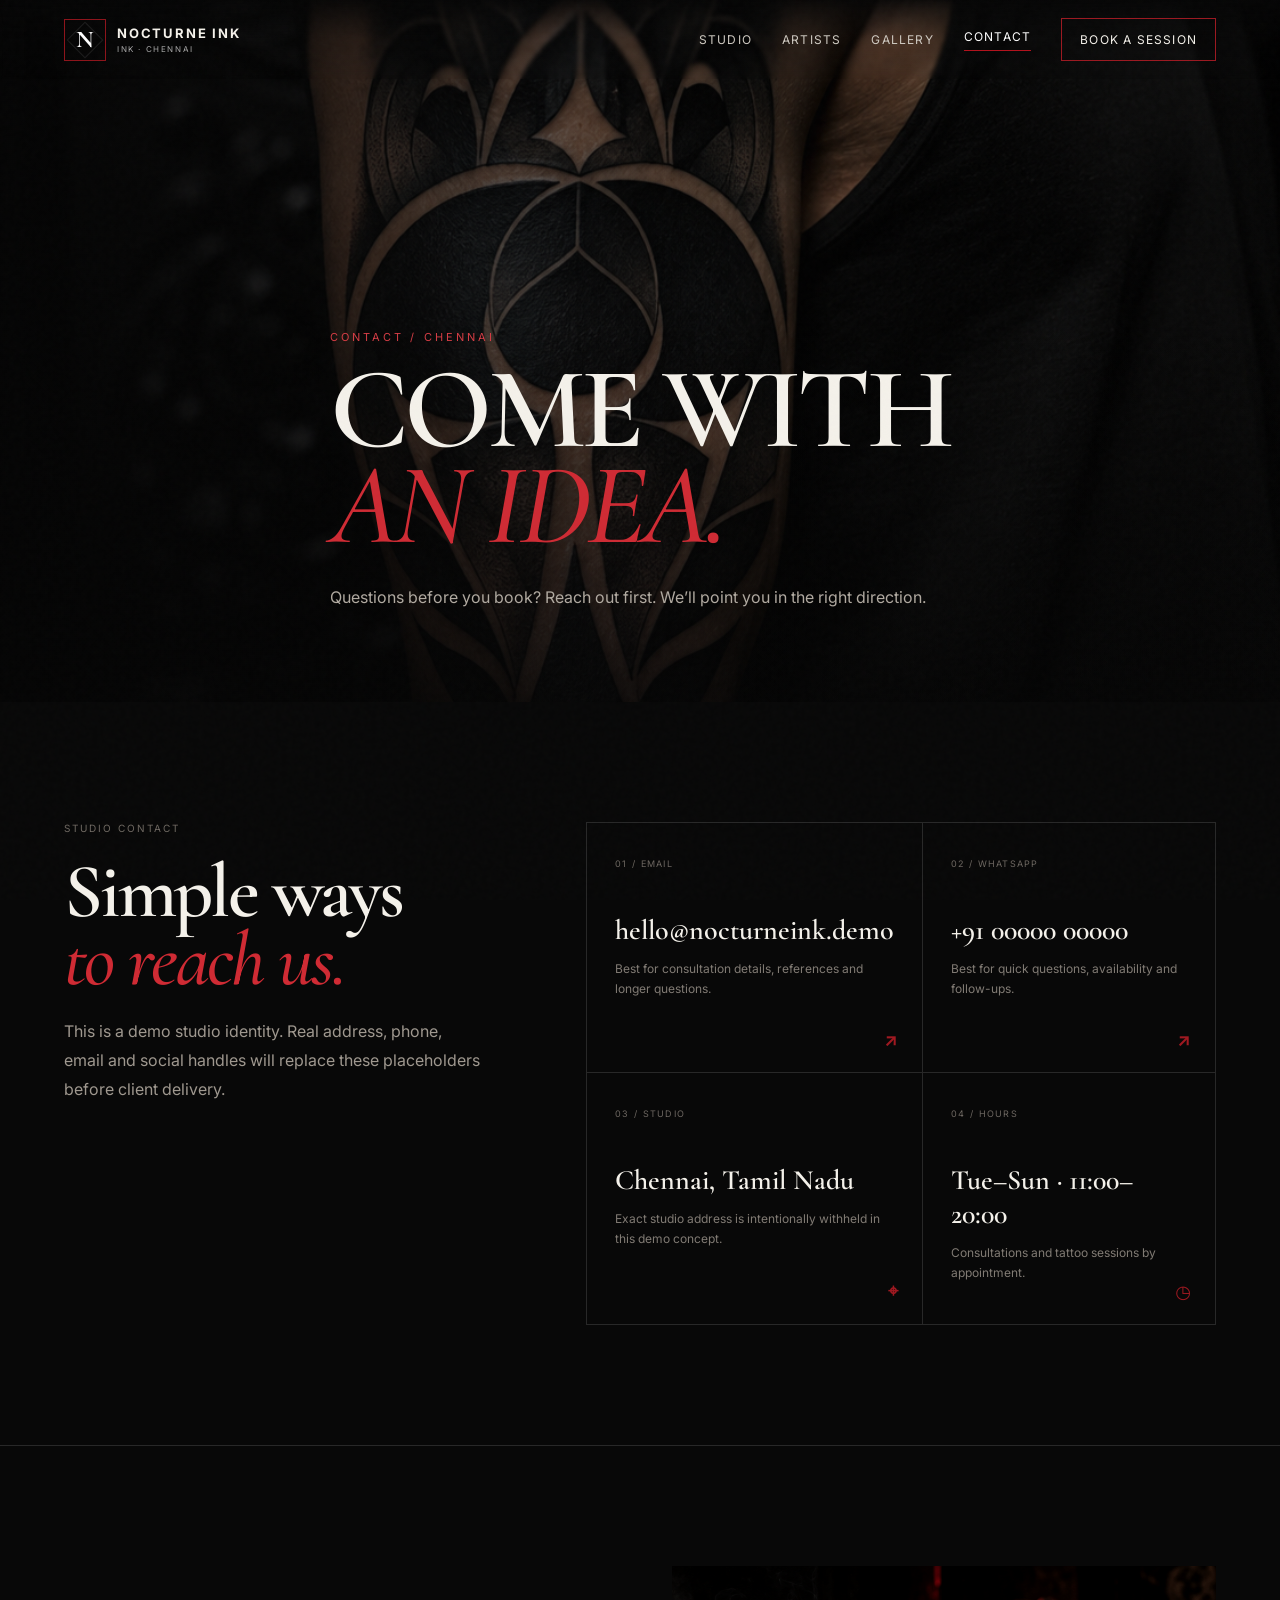
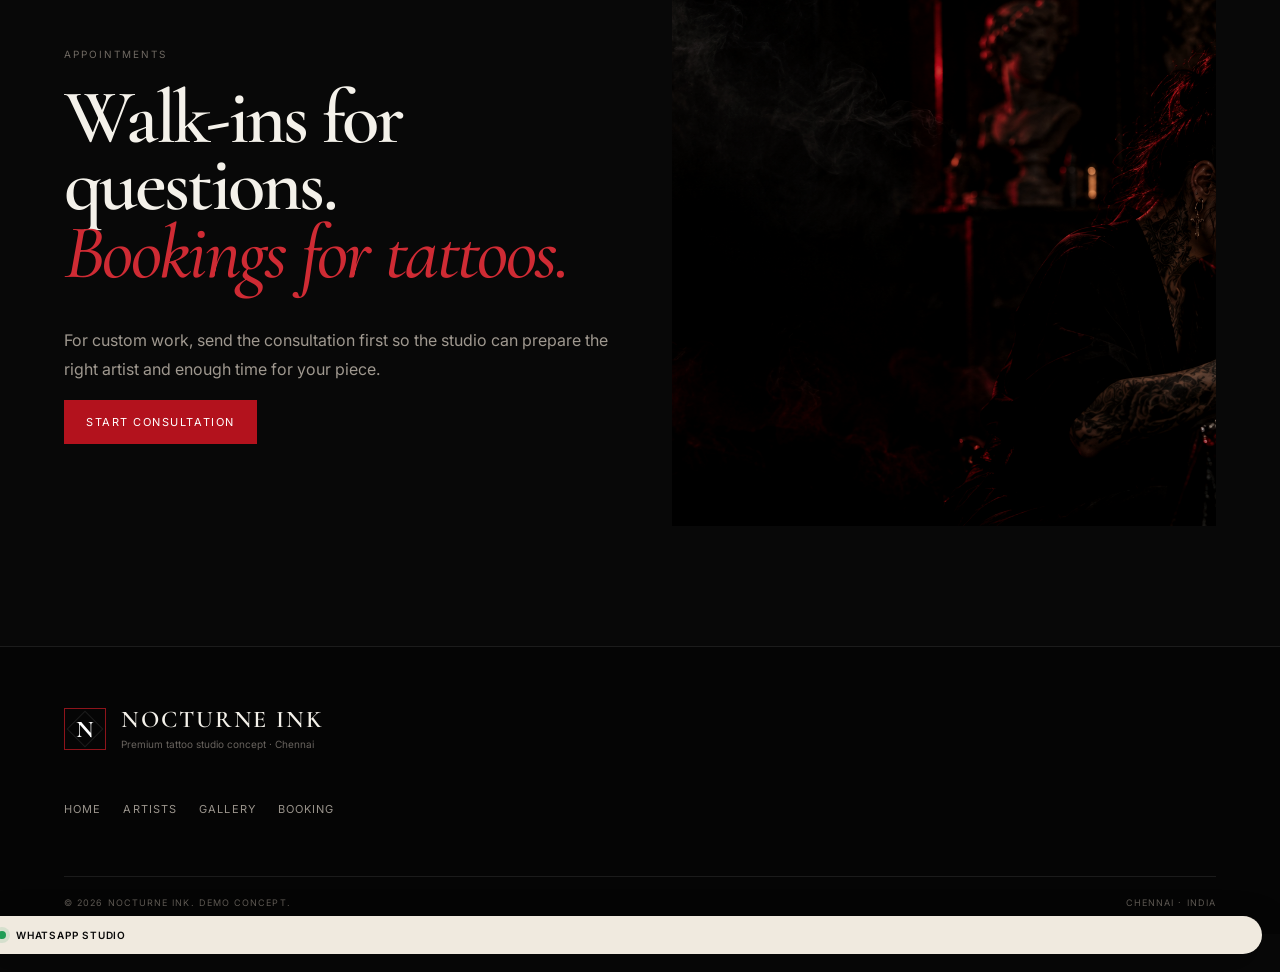
<file: contact.html>
<!DOCTYPE html>
<html lang="en"><head><meta charset="UTF-8"><meta name="viewport" content="width=device-width,initial-scale=1"><meta name="theme-color" content="#080808"><meta name="description" content="Contact Nocturne Ink — premium tattoo studio concept in Chennai."><title>Contact — Nocturne Ink</title><link rel="icon" type="image/svg+xml" href="favicon.svg"><link rel="manifest" href="site.webmanifest"><link rel="preconnect" href="https://fonts.googleapis.com"><link rel="preconnect" href="https://fonts.gstatic.com" crossorigin><link href="https://fonts.googleapis.com/css2?family=Cormorant+Garamond:wght@500;600;700&family=Inter:wght@400;500;600&display=swap" rel="stylesheet"><link rel="stylesheet" href="styles.css">
  <link rel="stylesheet" href="phase3.css">
  <link rel="stylesheet" href="phase4.css">
  <link rel="stylesheet" href="phase6.css">
  <link rel="stylesheet" href="final-polish.css"></head>
<body>
<header class="site-header"><a class="brand" href="index.html"><span class="brand-mark">N</span><span class="brand-copy"><strong>NOCTURNE</strong><small>INK · CHENNAI</small></span></a><button class="menu-toggle" aria-label="Open menu" aria-expanded="false"><span></span><span></span></button><nav class="nav" aria-label="Main navigation"><a href="index.html#studio">Studio</a><a href="artists.html">Artists</a><a href="gallery.html">Gallery</a><a href="contact.html">Contact</a><a class="nav-cta" href="booking.html">Book a session</a></nav></header>
<main class="inner-page">
<section class="page-hero page-hero-contact"><div class="page-hero-overlay"></div><div class="page-hero-copy reveal"><p class="eyebrow">Contact / Chennai</p><h1>COME WITH<br><em>AN IDEA.</em></h1><p>Questions before you book? Reach out first. We’ll point you in the right direction.</p></div></section>
<section class="contact-grid section"><div class="contact-intro reveal"><div class="section-label">Studio contact</div><h2>Simple ways<br><em>to reach us.</em></h2><p>This is a demo studio identity. Real address, phone, email and social handles will replace these placeholders before client delivery.</p></div><div class="contact-cards"><a class="contact-card reveal" href="mailto:hello@nocturneink.demo"><span>01 / EMAIL</span><h3>hello@nocturneink.demo</h3><p>Best for consultation details, references and longer questions.</p><b>↗</b></a><a class="contact-card reveal" href="https://wa.me/910000000000"><span>02 / WHATSAPP</span><h3>+91 00000 00000</h3><p>Best for quick questions, availability and follow-ups.</p><b>↗</b></a><div class="contact-card reveal"><span>03 / STUDIO</span><h3>Chennai, Tamil Nadu</h3><p>Exact studio address is intentionally withheld in this demo concept.</p><b>⌖</b></div><div class="contact-card reveal"><span>04 / HOURS</span><h3>Tue–Sun · 11:00–20:00</h3><p>Consultations and tattoo sessions by appointment.</p><b>◷</b></div></div></section>
<section class="contact-banner section"><div class="contact-banner-copy reveal"><div class="section-label">Appointments</div><h2>Walk-ins for questions.<br><em>Bookings for tattoos.</em></h2><p>For custom work, send the consultation first so the studio can prepare the right artist and enough time for your piece.</p><a class="btn btn-primary" href="booking.html">Start consultation</a></div><div class="contact-banner-image reveal"></div></section>
</main>
<footer class="footer"><div class="footer-brand"><span class="brand-mark">N</span><div><strong>NOCTURNE INK</strong><p>Premium tattoo studio concept · Chennai</p></div></div><div class="footer-links"><a href="index.html">Home</a><a href="artists.html">Artists</a><a href="gallery.html">Gallery</a><a href="booking.html">Booking</a></div><div class="footer-bottom"><span>© 2026 Nocturne Ink. Demo concept.</span><span>Chennai · India</span></div></footer><script src="script.js"></script></body></html>
</file>
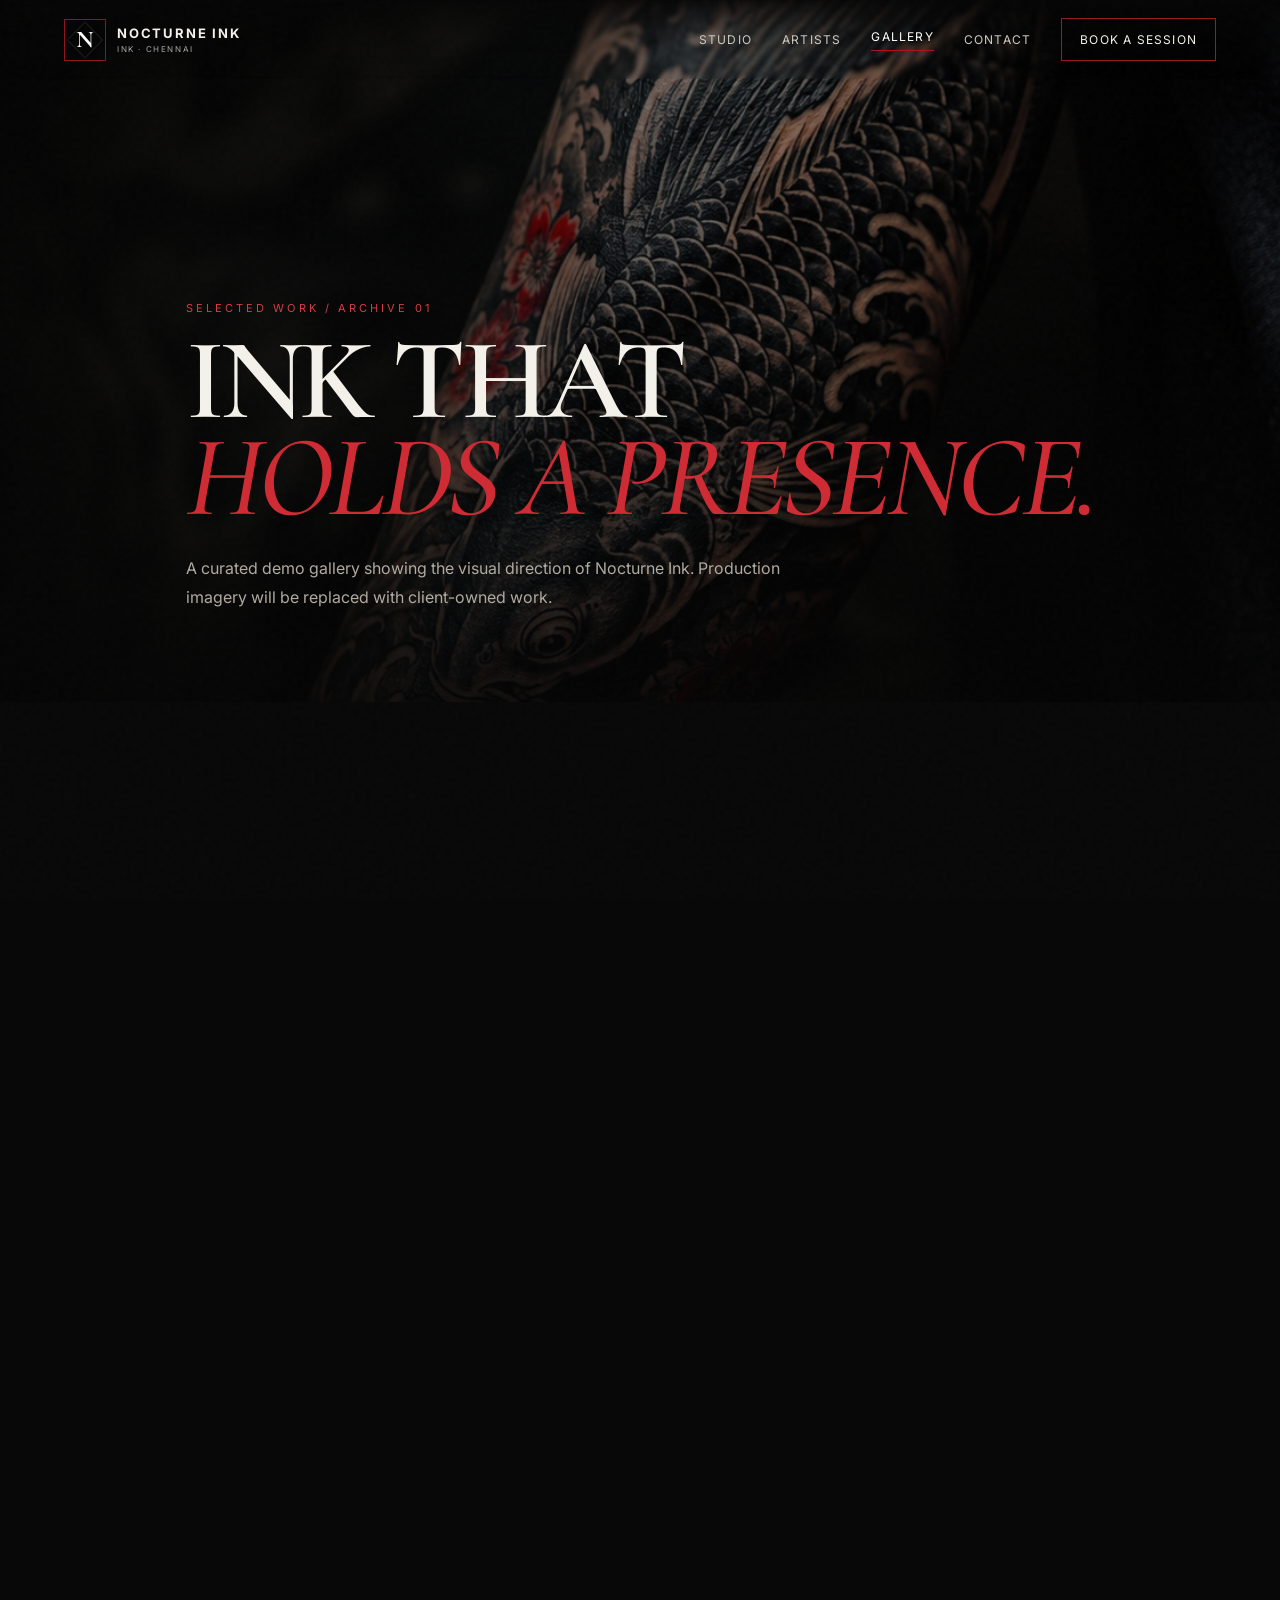
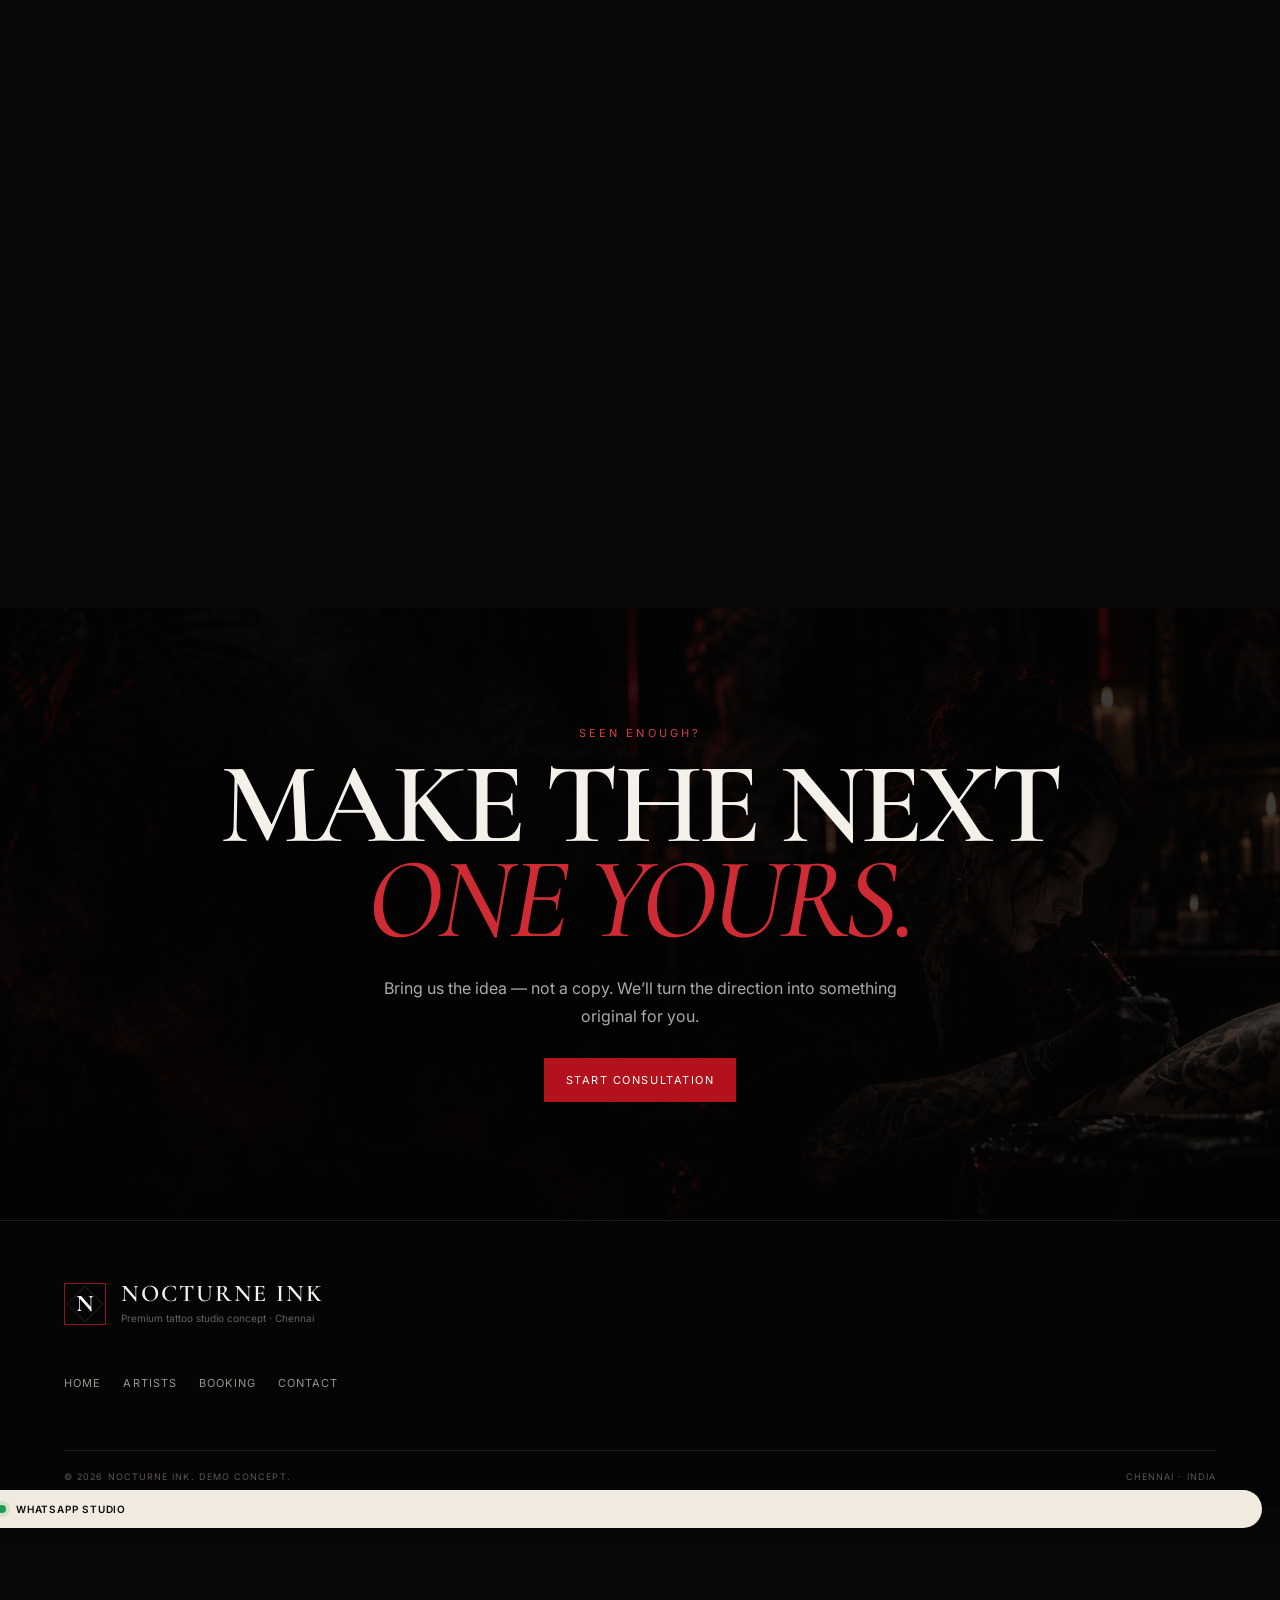
<file: gallery.html>
<!DOCTYPE html>
<html lang="en"><head><meta charset="UTF-8"><meta name="viewport" content="width=device-width,initial-scale=1"><meta name="theme-color" content="#080808"><meta name="description" content="Explore selected tattoo work from Nocturne Ink — realism, blackwork, fine-line, Japanese, geometric and traditional pieces."><title>Gallery — Nocturne Ink</title><link rel="icon" type="image/svg+xml" href="favicon.svg"><link rel="manifest" href="site.webmanifest"><link rel="preconnect" href="https://fonts.googleapis.com"><link rel="preconnect" href="https://fonts.gstatic.com" crossorigin><link href="https://fonts.googleapis.com/css2?family=Cormorant+Garamond:wght@500;600;700&family=Inter:wght@400;500;600&display=swap" rel="stylesheet"><link rel="stylesheet" href="styles.css">
  <link rel="stylesheet" href="phase3.css">
  <link rel="stylesheet" href="phase4.css">
  <link rel="stylesheet" href="phase6.css">
  <link rel="stylesheet" href="final-polish.css"></head>
<body>
<header class="site-header"><a class="brand" href="index.html"><span class="brand-mark">N</span><span class="brand-copy"><strong>NOCTURNE</strong><small>INK · CHENNAI</small></span></a><button class="menu-toggle" aria-label="Open menu" aria-expanded="false"><span></span><span></span></button><nav class="nav" aria-label="Main navigation"><a href="index.html#studio">Studio</a><a href="artists.html">Artists</a><a href="gallery.html">Gallery</a><a href="contact.html">Contact</a><a class="nav-cta" href="booking.html">Book a session</a></nav></header>
<main class="inner-page">
<section class="page-hero page-hero-gallery"><div class="page-hero-overlay"></div><div class="page-hero-copy reveal"><p class="eyebrow">Selected work / Archive 01</p><h1>INK THAT<br><em>HOLDS A PRESENCE.</em></h1><p>A curated demo gallery showing the visual direction of Nocturne Ink. Production imagery will be replaced with client-owned work.</p></div></section>
<section class="gallery-section section"><div class="gallery-filter reveal" role="group" aria-label="Filter gallery by tattoo style"><button type="button" class="is-active" data-gallery-filter="all" aria-pressed="true">All work</button><button type="button" data-gallery-filter="realism" aria-pressed="false">Realism</button><button type="button" data-gallery-filter="blackwork" aria-pressed="false">Blackwork</button><button type="button" data-gallery-filter="fine-line" aria-pressed="false">Fine-line</button><button type="button" data-gallery-filter="japanese" aria-pressed="false">Japanese</button><button type="button" data-gallery-filter="geometric" aria-pressed="false">Geometric</button><button type="button" data-gallery-filter="traditional" aria-pressed="false">Traditional</button><span class="gallery-filter-status" aria-live="polite">8 pieces</span></div><div class="gallery-masonry">
<figure class="gallery-tile tall reveal" data-category="realism"><div class="gallery-img gallery-1"></div><figcaption><span>Realism</span><strong>Dark Portrait Study</strong></figcaption></figure>
<figure class="gallery-tile reveal" data-category="fine-line"><div class="gallery-img gallery-2"></div><figcaption><span>Fine-line</span><strong>Botanical Linework</strong></figcaption></figure>
<figure class="gallery-tile reveal" data-category="japanese"><div class="gallery-img gallery-3"></div><figcaption><span>Japanese</span><strong>Sleeve Flow Study</strong></figcaption></figure>
<figure class="gallery-tile tall reveal" data-category="blackwork"><div class="gallery-img gallery-4"></div><figcaption><span>Blackwork</span><strong>Backpiece Geometry</strong></figcaption></figure>
<figure class="gallery-tile reveal" data-category="geometric"><div class="gallery-img gallery-5"></div><figcaption><span>Geometric</span><strong>Sacred Line Study</strong></figcaption></figure>
<figure class="gallery-tile reveal" data-category="traditional"><div class="gallery-img gallery-6"></div><figcaption><span>Traditional</span><strong>Hand-Tapped Heritage</strong></figcaption></figure>
<figure class="gallery-tile tall reveal" data-category="fine-line"><div class="gallery-img gallery-7"></div><figcaption><span>Fine-line</span><strong>Needle Detail Study</strong></figcaption></figure>
<figure class="gallery-tile reveal" data-category="blackwork"><div class="gallery-img gallery-8"></div><figcaption><span>Blackwork</span><strong>Negative Space Backpiece</strong></figcaption></figure>
</div></section>
<section class="booking compact-booking"><div class="booking-bg"></div><div class="booking-overlay"></div><div class="booking-content reveal"><p class="eyebrow">Seen enough?</p><h2>MAKE THE NEXT<br><em>ONE YOURS.</em></h2><p>Bring us the idea — not a copy. We’ll turn the direction into something original for you.</p><a class="btn btn-primary" href="booking.html">Start consultation</a></div></section>
</main>
<footer class="footer"><div class="footer-brand"><span class="brand-mark">N</span><div><strong>NOCTURNE INK</strong><p>Premium tattoo studio concept · Chennai</p></div></div><div class="footer-links"><a href="index.html">Home</a><a href="artists.html">Artists</a><a href="booking.html">Booking</a><a href="contact.html">Contact</a></div><div class="footer-bottom"><span>© 2026 Nocturne Ink. Demo concept.</span><span>Chennai · India</span></div></footer><script src="script.js"></script><script src="gallery-filter.js"></script></body></html>
</file>
<file: styles.css>
*{box-sizing:border-box}html{scroll-behavior:smooth}body{margin:0;background:#080808;color:#f4f1ea;font-family:Inter,system-ui,sans-serif}a{color:inherit;text-decoration:none}img{max-width:100%;display:block}:root{--red:#b3121d;--cream:#f0eadf;--muted:#a9a39a;--line:#282828;--serif:'Cormorant Garamond',serif}.site-header{position:fixed;top:0;left:0;right:0;z-index:20;display:flex;align-items:center;justify-content:space-between;padding:18px 5vw;background:linear-gradient(to bottom,rgba(6,6,6,.92),rgba(6,6,6,.2),transparent);backdrop-filter:blur(2px)}.brand{display:flex;gap:11px;align-items:center}.brand-mark{width:42px;height:42px;border:1px solid #8e141b;display:grid;place-items:center;font:700 24px var(--serif);color:#fff}.brand-copy{display:flex;flex-direction:column;line-height:1}.brand-copy strong{letter-spacing:.14em;font-size:13px}.brand-copy small{font-size:8px;letter-spacing:.2em;color:#aaa;margin-top:5px}.nav{display:flex;align-items:center;gap:30px;font-size:12px;text-transform:uppercase;letter-spacing:.1em}.nav a:not(.nav-cta){color:#cfcac2}.nav-cta{border:1px solid #9c1921;padding:13px 18px}.menu-toggle{display:none;background:none;border:0;width:34px;height:30px;padding:4px}.menu-toggle span{display:block;height:1px;background:#fff;margin:7px 0}.hero{min-height:100svh;position:relative;display:flex;align-items:flex-end;overflow:hidden}.hero-media{position:absolute;inset:0;background:url('assets/images/hero/nocturne-hero.png') 72% center/cover no-repeat;filter:contrast(1.04) saturate(.96)}.hero-overlay{position:absolute;inset:0;background:linear-gradient(90deg,rgba(4,4,4,.96) 0%,rgba(4,4,4,.84) 31%,rgba(4,4,4,.42) 58%,rgba(4,4,4,.10) 82%),linear-gradient(to top,rgba(4,4,4,.72),transparent 55%)}.hero-content{position:relative;z-index:2;padding:0 5vw 14vh;max-width:900px}.eyebrow{font-size:11px;letter-spacing:.28em;text-transform:uppercase;color:#d63d45;margin:0 0 18px}.hero h1,.section h2,.work h2,.booking h2{font-family:var(--serif);font-weight:600;line-height:.82;margin:0;letter-spacing:-.035em}.hero h1{font-size:clamp(64px,10vw,148px)}em{font-weight:500;color:#cf2b34}.hero-copy{max-width:510px;font-size:15px;line-height:1.8;color:#c6c0b6;margin:28px 0 28px}.hero-actions{display:flex;gap:28px;align-items:center}.btn{display:inline-flex;justify-content:center;align-items:center;padding:15px 22px;text-transform:uppercase;font-size:11px;letter-spacing:.14em;border:0;cursor:pointer}.btn-primary{background:var(--red);color:#fff}.btn-ghost{border:1px solid #58534d}.text-link{font-size:12px;text-transform:uppercase;letter-spacing:.14em;border-bottom:1px solid #777;padding-bottom:6px}.text-link span{color:#d3323b}.hero-meta{position:absolute;z-index:2;bottom:28px;left:5vw;right:5vw;display:flex;justify-content:space-between;font-size:9px;letter-spacing:.18em;text-transform:uppercase;color:#807a72}.marquee{overflow:hidden;border-top:1px solid var(--line);border-bottom:1px solid var(--line);padding:18px 0;background:#0c0c0c}.marquee-track{display:flex;white-space:nowrap;gap:22px;width:max-content;animation:marquee 28s linear infinite;font:600 13px var(--serif);letter-spacing:.16em}.marquee-track b{color:#a01922;font-size:10px}@keyframes marquee{to{transform:translateX(-50%)}}.section{padding:120px 5vw}.section-label{font-size:10px;letter-spacing:.2em;color:#6f6962;text-transform:uppercase}.split-content{display:grid;grid-template-columns:1.25fr .75fr;gap:8vw;margin-top:40px}.split h2,.artists h2,.process h2,.work h2{font-size:clamp(52px,7vw,100px)}.split-copy{padding-top:10px;max-width:520px}.split-copy p{color:#a9a39a;line-height:1.8;font-size:14px}.split-copy .text-link{display:inline-block;margin-top:18px}.styles-grid{display:grid;grid-template-columns:repeat(3,1fr);border-top:1px solid var(--line);border-left:1px solid var(--line)}.style-card{min-height:440px;position:relative;padding:28px;border-right:1px solid var(--line);border-bottom:1px solid var(--line);display:flex;justify-content:space-between;flex-direction:column;overflow:hidden;background-size:cover;background-position:center}.style-card:after{content:"";position:absolute;inset:0;background:linear-gradient(to top,rgba(5,5,5,.94),rgba(5,5,5,.2))}.style-card>*{position:relative;z-index:2}.style-card>span{font-size:10px;color:#aaa}.style-card h3{font:600 40px var(--serif);margin:0}.style-card p{margin:6px 0 0;color:#bbb;font-size:12px;max-width:260px;line-height:1.6}.style-1{background-image:url('https://images.unsplash.com/photo-1562962230-16e4623d36e6?auto=format&fit=crop&w=1000&q=80')}.style-2{background-image:url('https://images.unsplash.com/photo-1611332436824-73e310eb12a5?auto=format&fit=crop&w=1000&q=80')}.style-3{background-image:url('https://images.unsplash.com/photo-1598371839696-5c5bb00bdc28?auto=format&fit=crop&w=1000&q=80')}.style-4{background-image:url('https://images.unsplash.com/photo-1611501275019-9b5cda994e8d?auto=format&fit=crop&w=1000&q=80')}.style-5{background-image:url('https://images.unsplash.com/photo-1597852074816-d933c7d2b988?auto=format&fit=crop&w=1000&q=80')}.style-6{background-image:url('https://images.unsplash.com/photo-1598371839873-5b887c37b8f0?auto=format&fit=crop&w=1000&q=80')}.section-head{display:flex;justify-content:space-between;align-items:flex-start;gap:30px}.section-head h2{max-width:800px}.artist-grid{display:grid;grid-template-columns:repeat(3,1fr);gap:18px;margin-top:62px}.artist-img{aspect-ratio:3/4;background-size:cover;background-position:center;filter:grayscale(1)}.artist-a{background-image:url('assets/images/artists/artist-1.png')}.artist-b{background-image:url('assets/images/artists/artist-2.png')}.artist-c{background-image:url('assets/images/artists/artist-3.png')}.artist-info{display:flex;justify-content:space-between;align-items:center;padding:16px 2px}.artist-info h3{font:600 26px var(--serif);margin:0}.artist-info p{font-size:10px;letter-spacing:.08em;color:#817b74;text-transform:uppercase;margin:4px 0}.artist-info>span{color:#b81d26}.work{padding:120px 0}.work-intro{padding:0 5vw 55px}.work-intro h2{margin-top:32px}.work-grid{display:grid;grid-template-columns:1.2fr .8fr;grid-auto-rows:42vw;gap:1px;background:#111}.work-img{background-size:cover;background-position:center;filter:grayscale(1)}.work-a{background-image:url('assets/images/work/work-1.png')}.work-b{background-image:url('assets/images/work/work-2.png')}.work-c{background-image:url('assets/images/work/work-3.png')}.work-d{background-image:url('assets/images/work/work-4.png')}.process{border-top:1px solid var(--line)}.process-list{margin-top:70px;border-top:1px solid var(--line)}.process-list article{display:grid;grid-template-columns:80px 1fr 1fr;gap:30px;padding:26px 0;border-bottom:1px solid var(--line);align-items:start}.process-list span{font-size:10px;color:#73706b}.process-list h3{font:600 28px var(--serif);margin:0}.process-list p{margin:0;color:#938d85;font-size:13px;line-height:1.7;max-width:520px}.booking{min-height:88svh;position:relative;display:flex;align-items:center;justify-content:center;text-align:center;padding:90px 5vw;overflow:hidden}.booking-bg{position:absolute;inset:0;background:url('assets/images/studio/studio-visual.png') center/cover;filter:grayscale(.35) contrast(1.03)}.booking-overlay{position:absolute;inset:0;background:rgba(5,5,5,.76)}.booking-content{position:relative;z-index:2;max-width:1000px}.booking h2{font-size:clamp(60px,9vw,130px)}.booking-content>p:not(.eyebrow){max-width:540px;margin:28px auto;color:#aaa;line-height:1.7}.booking-actions{display:flex;justify-content:center;gap:12px}.footer{padding:58px 5vw 26px;background:#050505;border-top:1px solid #1c1c1c}.footer-brand{display:flex;gap:15px;align-items:center}.footer-brand strong{font:600 24px var(--serif);letter-spacing:.08em}.footer-brand p{font-size:10px;color:#68635e;margin:4px 0}.footer-links{display:flex;gap:22px;flex-wrap:wrap;margin:48px 0 60px;font-size:11px;text-transform:uppercase;letter-spacing:.1em;color:#9a948c}.footer-bottom{border-top:1px solid #1b1b1b;padding-top:20px;display:flex;justify-content:space-between;color:#5f5a54;font-size:9px;text-transform:uppercase;letter-spacing:.12em}.reveal{opacity:0;transform:translateY(22px);transition:opacity .8s ease,transform .8s ease}.reveal.visible{opacity:1;transform:none}.section-more{margin-top:42px}.work-more{padding:0 5vw}.inner-page{padding-top:0}.page-hero{min-height:78svh;position:relative;display:flex;align-items:flex-end;overflow:hidden;background-size:cover;background-position:center}.page-hero:before{content:"";position:absolute;inset:0;filter:grayscale(1)}.page-hero-overlay{position:absolute;inset:0;background:linear-gradient(90deg,rgba(5,5,5,.93),rgba(5,5,5,.45) 55%,rgba(5,5,5,.2)),linear-gradient(to top,rgba(5,5,5,.8),transparent 55%)}.page-hero-copy{position:relative;z-index:2;padding:0 5vw 10vh;max-width:1100px}.page-hero-copy h1{font:600 clamp(68px,9vw,138px)/.84 var(--serif);letter-spacing:-.04em;margin:0}.page-hero-copy>p:not(.eyebrow){max-width:610px;color:#b1aaa1;line-height:1.8;margin:28px 0 0}.page-hero-artists{background-image:url('assets/images/artists/artist-4.png')}.page-hero-gallery{background-image:url('assets/images/work/work-2.png')}.page-hero-booking{background-image:url('assets/images/studio/studio-visual.png')}.page-hero-contact{background-image:url('assets/images/work/work-4.png')}.artist-profile{display:grid;grid-template-columns:minmax(0,1fr) minmax(0,1fr);gap:8vw;align-items:center;border-bottom:1px solid var(--line)}.artist-profile.reverse .profile-image{order:2}.profile-image{min-height:680px;background-size:cover;background-position:center;filter:grayscale(1)}.profile-copy h2,.booking-guide h2,.contact-intro h2,.contact-banner h2{font:600 clamp(54px,6vw,92px)/.88 var(--serif);letter-spacing:-.035em;margin:24px 0}.profile-copy p,.booking-guide p,.contact-intro p,.contact-banner p{color:#9f988f;line-height:1.8;max-width:560px}.profile-tags{display:flex;gap:9px;flex-wrap:wrap;margin:28px 0 34px}.profile-tags span{border:1px solid #34302c;padding:9px 12px;font-size:9px;letter-spacing:.12em;text-transform:uppercase;color:#aaa}.compact-booking{min-height:68svh}.gallery-filter{display:flex;gap:24px;flex-wrap:wrap;border-bottom:1px solid var(--line);padding-bottom:20px;margin-bottom:40px;font-size:10px;letter-spacing:.13em;text-transform:uppercase;color:#7f7870}.gallery-filter span:first-child{color:#fff}.gallery-masonry{columns:3 280px;column-gap:18px}.gallery-tile{break-inside:avoid;margin:0 0 26px}.gallery-img{height:420px;background-size:cover;background-position:center;filter:grayscale(1);transition:filter .35s ease,transform .35s ease}.gallery-tile.tall .gallery-img{height:620px}.gallery-tile:hover .gallery-img{filter:grayscale(.2) contrast(1.05)}.gallery-tile figcaption{display:flex;justify-content:space-between;gap:20px;padding:13px 0 5px}.gallery-tile figcaption span{font-size:9px;text-transform:uppercase;letter-spacing:.12em;color:#6f6962}.gallery-tile figcaption strong{font:600 20px var(--serif)}.gallery-1{background-image:url('https://images.unsplash.com/photo-1542727365-19732a80dcfd?auto=format&fit=crop&w=1000&q=84')}.gallery-2{background-image:url('https://images.unsplash.com/photo-1610817201767-793a9130ce07?auto=format&fit=crop&w=1000&q=84')}.gallery-3{background-image:url('https://images.unsplash.com/photo-1598371839696-5c5bb00bdc28?auto=format&fit=crop&w=1000&q=84')}.gallery-4{background-image:url('https://images.unsplash.com/photo-1611332436824-73e310eb12a5?auto=format&fit=crop&w=1000&q=84')}.gallery-5{background-image:url('https://images.unsplash.com/photo-1562962230-16e4623d36e6?auto=format&fit=crop&w=1000&q=84')}.gallery-6{background-image:url('https://images.unsplash.com/photo-1598371839873-5b887c37b8f0?auto=format&fit=crop&w=1000&q=84')}.gallery-7{background-image:url('https://images.unsplash.com/photo-1597852074816-d933c7d2b988?auto=format&fit=crop&w=1000&q=84')}.gallery-8{background-image:url('https://images.unsplash.com/photo-1568515045052-f9a854d70bfd?auto=format&fit=crop&w=1000&q=84')}.booking-page{display:grid;grid-template-columns:.8fr 1.2fr;gap:8vw;align-items:start}.guide-list{margin-top:42px;border-top:1px solid var(--line)}.guide-list div{display:grid;grid-template-columns:50px 1fr;gap:15px;border-bottom:1px solid var(--line);padding:18px 0}.guide-list span{font-size:9px;color:#6f6962}.guide-list p{margin:0;font-size:13px}.consult-form{display:grid;gap:22px;background:#0d0d0d;border:1px solid #222;padding:34px}.consult-form label{display:grid;gap:9px;font-size:9px;letter-spacing:.12em;text-transform:uppercase;color:#8f8981}.consult-form input,.consult-form select,.consult-form textarea{width:100%;background:#080808;border:1px solid #302c29;color:#eee;padding:14px 15px;font:400 13px Inter,sans-serif;outline:none}.consult-form input:focus,.consult-form select:focus,.consult-form textarea:focus{border-color:#8f151d}.consult-form textarea{resize:vertical}.form-row{display:grid;grid-template-columns:1fr 1fr;gap:14px}.form-submit{justify-self:start}.form-note{font-size:10px;line-height:1.6;color:#625d57;margin:0}.booking-trust{border-top:1px solid var(--line)}.trust-grid{display:grid;grid-template-columns:repeat(3,1fr);gap:1px;background:var(--line);margin-top:38px}.trust-grid article{background:#0a0a0a;padding:34px}.trust-grid span{font-size:9px;color:#6c6660}.trust-grid h3{font:600 28px var(--serif);margin:28px 0 10px}.trust-grid p{font-size:12px;line-height:1.7;color:#8e8880}.contact-grid{display:grid;grid-template-columns:.8fr 1.2fr;gap:8vw;align-items:start}.contact-cards{display:grid;grid-template-columns:1fr 1fr;border-top:1px solid var(--line);border-left:1px solid var(--line)}.contact-card{min-height:250px;border-right:1px solid var(--line);border-bottom:1px solid var(--line);padding:28px;position:relative}.contact-card span{font-size:9px;letter-spacing:.14em;color:#6d6761}.contact-card h3{font:600 28px var(--serif);margin:42px 0 10px}.contact-card p{color:#817b74;font-size:12px;line-height:1.7;max-width:320px}.contact-card b{position:absolute;right:24px;bottom:22px;color:#9f1921;font-size:18px}.contact-banner{display:grid;grid-template-columns:1fr 1fr;gap:5vw;align-items:stretch;border-top:1px solid var(--line)}.contact-banner-copy{display:flex;flex-direction:column;justify-content:center;align-items:flex-start}.contact-banner-image{min-height:560px;background:url('assets/images/studio/studio-visual.png') center/cover;filter:grayscale(.25) contrast(1.04)}@media(max-width:900px){.site-header{padding:14px 20px}.nav{position:fixed;inset:0;background:#070707;display:none;flex-direction:column;justify-content:center;gap:28px;font-size:18px}.nav.open{display:flex}.menu-toggle{display:block;position:relative;z-index:22}.brand{position:relative;z-index:22}.hero-content{padding:0 20px 16vh}.hero h1{font-size:clamp(58px,18vw,96px)}.hero-meta{left:20px;right:20px}.section{padding:82px 20px}.split-content{grid-template-columns:1fr;gap:35px}.styles-grid{grid-template-columns:1fr 1fr}.style-card{min-height:360px}.section-head{display:block}.section-head h2{margin-top:30px}.artist-grid{grid-template-columns:1fr;gap:42px}.artist-img{aspect-ratio:4/5}.work{padding:85px 0}.work-intro{padding:0 20px 40px}.work-grid{grid-template-columns:1fr;grid-auto-rows:95vw}.process-list article{grid-template-columns:45px 1fr}.process-list p{grid-column:2}.footer{padding-left:20px;padding-right:20px}.page-hero-copy{padding:0 20px 9vh}.page-hero-copy h1{font-size:clamp(58px,16vw,96px)}.artist-profile,.booking-page,.contact-grid,.contact-banner{grid-template-columns:1fr}.artist-profile.reverse .profile-image{order:0}.profile-image{min-height:120vw}.gallery-masonry{columns:2 240px}.trust-grid{grid-template-columns:1fr}.contact-cards{grid-template-columns:1fr}.contact-banner-image{min-height:90vw}}@media(max-width:560px){.brand-mark{width:38px;height:38px}.hero h1{font-size:16vw}.hero-copy{font-size:13px}.hero-actions{align-items:flex-start;flex-direction:column;gap:18px}.styles-grid{grid-template-columns:1fr}.style-card{min-height:410px}.split h2,.artists h2,.process h2,.work h2{font-size:15vw}.process-list article{padding:24px 0}.booking{min-height:78svh}.booking h2{font-size:15vw}.booking-actions{flex-direction:column;align-items:stretch;max-width:290px;margin:auto}.footer-bottom{gap:15px;flex-direction:column}.page-hero{min-height:72svh}.page-hero-copy h1{font-size:15vw}.gallery-masonry{columns:1}.gallery-img,.gallery-tile.tall .gallery-img{height:115vw}.form-row{grid-template-columns:1fr}.consult-form{padding:22px}.profile-copy h2,.booking-guide h2,.contact-intro h2,.contact-banner h2{font-size:15vw}}
/* 2026 QA stability */
.site-header{transition:background .25s ease,border-color .25s ease}
.site-header.scrolled{background:rgba(6,6,6,.94);border-bottom:1px solid rgba(255,255,255,.06);backdrop-filter:blur(12px)}
.hero-media{will-change:transform;background-color:#080808}
.hero-content{width:min(900px,90vw)}
@media(max-width:900px){
  .site-header{background:rgba(6,6,6,.88);backdrop-filter:none}
  .hero-media{background-position:70% center}
}
@media(max-width:560px){
  .hero-media{background-position:66% center}
  .hero-overlay{background:linear-gradient(90deg,rgba(4,4,4,.97) 0%,rgba(4,4,4,.84) 60%,rgba(4,4,4,.38) 100%),linear-gradient(to top,rgba(4,4,4,.78),transparent 58%)}
}

/* Mobile hero focal-point fix */
@media(max-width:900px){
  .hero{
    min-height:900px;
  }
  .hero-media{
    background-size:auto 74%;
    background-position:right bottom;
    background-repeat:no-repeat;
    background-color:#080808;
  }
  .hero-overlay{
    background:
      linear-gradient(90deg,rgba(4,4,4,.97) 0%,rgba(4,4,4,.90) 42%,rgba(4,4,4,.34) 72%,rgba(4,4,4,.06) 100%),
      linear-gradient(to top,rgba(4,4,4,.28),transparent 48%);
  }
  .hero-content{
    padding-bottom:42vh;
  }
}
@media(max-width:640px){
  .hero{
    min-height:100svh;
  }
  .hero-media{
    background-size:auto 70%;
    background-position:right bottom;
  }
  .hero-content{
    padding-bottom:40vh;
  }
}
@media(max-width:430px){
  .hero-media{
    background-size:auto 68%;
    background-position:right bottom;
  }
  .hero-content{
    padding-bottom:38vh;
  }
  .hero h1{
    font-size:46px;
  }
}

/* Mobile booking image fix */
@media(max-width:900px){
  .booking-bg{
    background-size:auto 100%;
    background-position:center bottom;
    background-repeat:no-repeat;
    background-color:#080808;
  }
  .booking-overlay{
    background:linear-gradient(180deg,rgba(5,5,5,.72) 0%,rgba(5,5,5,.48) 50%,rgba(5,5,5,.70) 100%);
  }
}
@media(max-width:640px){
  .booking-bg{
    background-size:auto 88%;
    background-position:center bottom;
  }
}
@media(max-width:430px){
  .booking-bg{
    background-size:auto 82%;
    background-position:center bottom;
  }
}
</file>
<file: phase3.css>
.site-header.scrolled{background:rgba(6,6,6,.94);border-bottom:1px solid #1f1f1f;backdrop-filter:blur(14px)}.proof-strip{display:grid;grid-template-columns:repeat(4,1fr);border-top:1px solid var(--line);border-bottom:1px solid var(--line);background:#0a0a0a}.proof-strip>div{padding:28px 5vw;border-right:1px solid var(--line);display:flex;flex-direction:column;gap:5px}.proof-strip>div:last-child{border-right:0}.proof-strip strong{font:600 34px var(--serif);color:#f2ece2}.proof-strip span{font-size:9px;letter-spacing:.12em;text-transform:uppercase;color:#777168}.reviews{border-top:1px solid var(--line);background:#0a0a0a}.review-grid{display:grid;grid-template-columns:repeat(3,1fr);gap:1px;background:var(--line);margin-top:64px}.review-card{background:#0c0c0c;padding:34px;min-height:320px;display:flex;flex-direction:column}.stars{color:#b61a24;letter-spacing:.16em;font-size:12px}.review-card blockquote{font:500 27px/1.25 var(--serif);margin:35px 0 auto;color:#ded8cf}.review-card footer{border-top:1px solid #242424;padding-top:22px;margin-top:30px;display:flex;justify-content:space-between;gap:20px;align-items:end}.review-card footer strong{font-size:11px;text-transform:uppercase;letter-spacing:.1em}.review-card footer span{font-size:9px;text-transform:uppercase;letter-spacing:.1em;color:#68625b;text-align:right}.demo-disclaimer{font-size:9px;letter-spacing:.06em;color:#57524c;margin:20px 0 0}.deposit-band{display:grid;grid-template-columns:1.15fr .85fr;gap:8vw;padding:100px 5vw;background:#12100f;border-top:1px solid #312623;border-bottom:1px solid #312623}.deposit-copy h2{font:600 clamp(48px,6vw,90px)/.88 var(--serif);letter-spacing:-.035em;margin:0}.deposit-points{align-self:end}.deposit-points p{padding:18px 0;border-bottom:1px solid #292421;color:#aaa39a;font-size:13px;line-height:1.65}.deposit-points p span{color:#a81a22;font-size:9px;margin-right:18px}.deposit-points .text-link{display:inline-block;margin-top:25px}.faq-list{margin-top:60px;border-top:1px solid var(--line)}.faq-list details{border-bottom:1px solid var(--line)}.faq-list summary{list-style:none;cursor:pointer;display:flex;justify-content:space-between;gap:20px;align-items:center;padding:26px 0;font:600 28px var(--serif)}.faq-list summary::-webkit-details-marker{display:none}.faq-list summary span{font:400 25px Inter,sans-serif;color:#9b1c24;transition:transform .25s ease}.faq-list details[open] summary span{transform:rotate(45deg)}.faq-list details p{max-width:760px;color:#928b83;line-height:1.8;font-size:13px;padding:0 0 28px;margin:0}.floating-whatsapp{position:fixed;right:18px;bottom:18px;z-index:40;display:flex;align-items:center;gap:10px;background:#f0eadf;color:#090909;border-radius:999px;padding:13px 16px;box-shadow:0 12px 35px rgba(0,0,0,.35);font-size:10px;font-weight:600;letter-spacing:.08em;text-transform:uppercase}.floating-whatsapp .wa-dot{width:8px;height:8px;border-radius:50%;background:#1f9d55;box-shadow:0 0 0 4px rgba(31,157,85,.13)}.btn,.artist-card,.style-card,.text-link{transition:transform .25s ease,opacity .25s ease,border-color .25s ease,background .25s ease}.btn:hover{transform:translateY(-2px)}.btn-primary:hover{background:#cc1824}.artist-card:hover{transform:translateY(-4px)}.style-card:hover{transform:translateY(-2px)}.text-link:hover{opacity:.72}@media(max-width:900px){.proof-strip{grid-template-columns:1fr 1fr}.proof-strip>div:nth-child(2){border-right:0}.review-grid{grid-template-columns:1fr}.review-card{min-height:280px}.deposit-band{grid-template-columns:1fr;gap:50px;padding:75px 20px}.floating-whatsapp{right:12px;bottom:12px}.floating-whatsapp .wa-label{display:none}.floating-whatsapp{padding:15px}}@media(max-width:560px){.proof-strip>div{padding:22px 20px}.proof-strip strong{font-size:28px}.review-card{padding:26px 22px}.review-card blockquote{font-size:24px}.faq-list summary{font-size:23px}.deposit-copy h2{font-size:14vw}}
</file>
<file: phase4.css>
/* Phase 4 — premium interaction and brand polish */
:root{--glow:rgba(179,18,29,.28)}
.brand-mark{position:relative;overflow:hidden;transition:transform .35s ease,border-color .35s ease,box-shadow .35s ease}.brand-mark:before{content:"";position:absolute;inset:7px;border:1px solid rgba(255,255,255,.09);transform:rotate(45deg)}.brand:hover .brand-mark{transform:rotate(-2deg) scale(1.04);border-color:#d12833;box-shadow:0 0 28px var(--glow)}
.btn,.nav-cta,.text-link{transition:transform .25s ease,background .25s ease,border-color .25s ease,color .25s ease,box-shadow .25s ease}.btn-primary:hover{transform:translateY(-2px);background:#cc1824;box-shadow:0 12px 34px rgba(179,18,29,.25)}.btn-ghost:hover,.nav-cta:hover{border-color:#b3121d;background:rgba(179,18,29,.08)}.text-link:hover{color:#fff}
.hero-media,.booking-bg,.page-hero{transition:transform 1.2s cubic-bezier(.2,.7,.2,1),filter .6s ease}.hero:hover .hero-media{transform:scale(1.018)}
.style-card,.artist-card,.review-card{transition:transform .45s cubic-bezier(.2,.7,.2,1),border-color .35s ease,box-shadow .45s ease}.style-card:hover,.artist-card:hover{transform:translateY(-5px);box-shadow:0 24px 60px rgba(0,0,0,.28)}.artist-img,.work-img,.profile-image{transition:filter .45s ease,transform .7s cubic-bezier(.2,.7,.2,1)}.artist-card:hover .artist-img{filter:grayscale(.15) contrast(1.04);transform:scale(1.015)}
.gallery-tile{cursor:zoom-in}.gallery-img{position:relative;overflow:hidden}.gallery-img:after{content:"View";position:absolute;right:16px;bottom:16px;padding:8px 10px;border:1px solid rgba(255,255,255,.3);background:rgba(6,6,6,.68);backdrop-filter:blur(8px);font-size:8px;letter-spacing:.16em;text-transform:uppercase;opacity:0;transform:translateY(7px);transition:.3s ease}.gallery-tile:hover .gallery-img:after{opacity:1;transform:none}
.lightbox{position:fixed;inset:0;z-index:1000;background:rgba(3,3,3,.94);backdrop-filter:blur(16px);display:grid;place-items:center;padding:30px;opacity:0;pointer-events:none;transition:opacity .3s ease}.lightbox.open{opacity:1;pointer-events:auto}.lightbox-panel{width:min(1120px,94vw);display:grid;grid-template-columns:minmax(0,1fr) 280px;background:#090909;border:1px solid #24201d;box-shadow:0 35px 100px rgba(0,0,0,.6)}.lightbox-image{min-height:min(78vh,760px);background-size:cover;background-position:center;filter:grayscale(.08)}.lightbox-copy{padding:34px;display:flex;flex-direction:column;justify-content:flex-end}.lightbox-copy span{font-size:9px;letter-spacing:.15em;text-transform:uppercase;color:#847c73}.lightbox-copy h3{font:600 34px/1 var(--serif);margin:12px 0;color:#f4f1ea}.lightbox-copy p{font-size:12px;color:#8f887f;line-height:1.7}.lightbox-close{position:absolute;top:22px;right:24px;width:44px;height:44px;border:1px solid #3a3531;background:#0b0b0b;color:#fff;font-size:24px;cursor:pointer}
.booking-page{position:relative}.consult-form{box-shadow:0 30px 90px rgba(0,0,0,.24)}.consult-form input:focus,.consult-form select:focus,.consult-form textarea:focus{outline:none;border-color:#9e1a23;box-shadow:0 0 0 3px rgba(179,18,29,.08)}
.mobile-bookbar{display:none}.noise-overlay{position:fixed;inset:0;z-index:999;pointer-events:none;opacity:.025;background-image:url("data:image/svg+xml,%3Csvg viewBox='0 0 180 180' xmlns='http://www.w3.org/2000/svg'%3E%3Cfilter id='n'%3E%3CfeTurbulence type='fractalNoise' baseFrequency='.9' numOctaves='3' stitchTiles='stitch'/%3E%3C/filter%3E%3Crect width='100%25' height='100%25' filter='url(%23n)' opacity='.75'/%3E%3C/svg%3E")}
@media(max-width:800px){.lightbox{padding:12px}.lightbox-panel{grid-template-columns:1fr;width:100%;max-height:88vh;overflow:auto}.lightbox-image{min-height:62vh}.lightbox-copy{padding:22px}.lightbox-close{top:16px;right:16px}.mobile-bookbar{display:grid;grid-template-columns:1fr 1fr;position:fixed;left:12px;right:12px;bottom:12px;z-index:90;background:#0a0a0a;border:1px solid #2a2521;box-shadow:0 16px 50px rgba(0,0,0,.55);padding:6px;gap:6px}.mobile-bookbar a{display:flex;align-items:center;justify-content:center;min-height:46px;font-size:9px;letter-spacing:.12em;text-transform:uppercase}.mobile-bookbar .primary{background:#b3121d}.mobile-bookbar .secondary{border:1px solid #34302c}.floating-whatsapp{bottom:76px!important}.footer{padding-bottom:100px!important}}
@media(prefers-reduced-motion:reduce){*,*:before,*:after{scroll-behavior:auto!important;animation-duration:.01ms!important;animation-iteration-count:1!important;transition-duration:.01ms!important}}
</file>
<file: phase6.css>
/* Phase 6 — production readiness and performance polish */

:root { --content-max: 1440px; }

.skip-link {
  position: fixed;
  top: 10px;
  left: 10px;
  z-index: 999;
  padding: 10px 14px;
  background: #f4f1ea;
  color: #080808;
  transform: translateY(-150%);
  transition: transform .2s ease;
}
.skip-link:focus { transform: translateY(0); }

.artist-profile,
.gallery-section,
.reviews,
.process,
.faq,
.booking-page,
.contact-section,
.deposit-band {
  content-visibility: auto;
  contain-intrinsic-size: 900px;
}

/* Cap content blocks, not full-width section shells/backgrounds. */
.page-hero-copy,
.hero-content,
.footer-brand,
.footer-links,
.footer-bottom {
  max-width: var(--content-max);
  margin-left: auto;
  margin-right: auto;
}

a:focus-visible,
button:focus-visible,
input:focus-visible,
select:focus-visible,
textarea:focus-visible,
summary:focus-visible,
.gallery-tile:focus-visible {
  outline: 2px solid #d63d45;
  outline-offset: 4px;
}

body { text-rendering: optimizeLegibility; }

@media (max-width: 900px) {
  .nav a,
  .footer-links a,
  .mobile-bookbar a { min-height: 44px; display: inline-flex; align-items: center; }
}

@media print {
  .site-header,.floating-whatsapp,.mobile-bookbar,.noise-overlay,.booking,.footer { display:none!important; }
  body { background:#fff; color:#111; }
  .inner-page { padding:0; }
}
</file>
<file: final-polish.css>
@import url('asset-library.css');

/* Final master QA polish */

.demo-toast {
  position: fixed;
  left: 50%;
  bottom: 28px;
  z-index: 1000;
  width: min(92vw, 560px);
  padding: 15px 18px;
  border: 1px solid #3a3430;
  background: rgba(10,10,10,.96);
  color: #eee8df;
  box-shadow: 0 18px 60px rgba(0,0,0,.45);
  transform: translate(-50%, 24px);
  opacity: 0;
  pointer-events: none;
  transition: opacity .25s ease, transform .25s ease;
  font-size: 12px;
  line-height: 1.55;
  letter-spacing: .02em;
}
.demo-toast.show { opacity: 1; transform: translate(-50%, 0); }
.demo-toast strong { color: #d63d45; font-weight: 600; }

.nav a[aria-current="page"]:not(.nav-cta) { color: #fff; }
.nav a[aria-current="page"]:not(.nav-cta)::after {
  content: "";
  display: block;
  height: 1px;
  margin-top: 6px;
  background: #b3121d;
}

.menu-toggle { cursor: pointer; }
body.menu-open { overflow: hidden; }
.gallery-tile[role="button"] { user-select: none; cursor: zoom-in; }
a[data-demo-contact="true"], button[data-demo-contact="true"] { position: relative; }
a,button,.gallery-tile,summary { touch-action: manipulation; }

@media (max-width: 900px) {
  .demo-toast { bottom: 88px; }
  .noise-overlay { display: none !important; }
  .site-header,.site-header.scrolled,.lightbox,.gallery-img:after { backdrop-filter: none !important; }
  .hero-media,.booking-bg,.page-hero,.style-card,.artist-card,.artist-img,.work-img,.profile-image,.review-card {
    transition: none !important;
    transform: none !important;
  }
  .hero:hover .hero-media,.style-card:hover,.artist-card:hover,.artist-card:hover .artist-img {
    transform: none !important;
    box-shadow: none !important;
  }
}

@media (prefers-reduced-motion: reduce) {
  .demo-toast { transition: none; }
}
</file>
